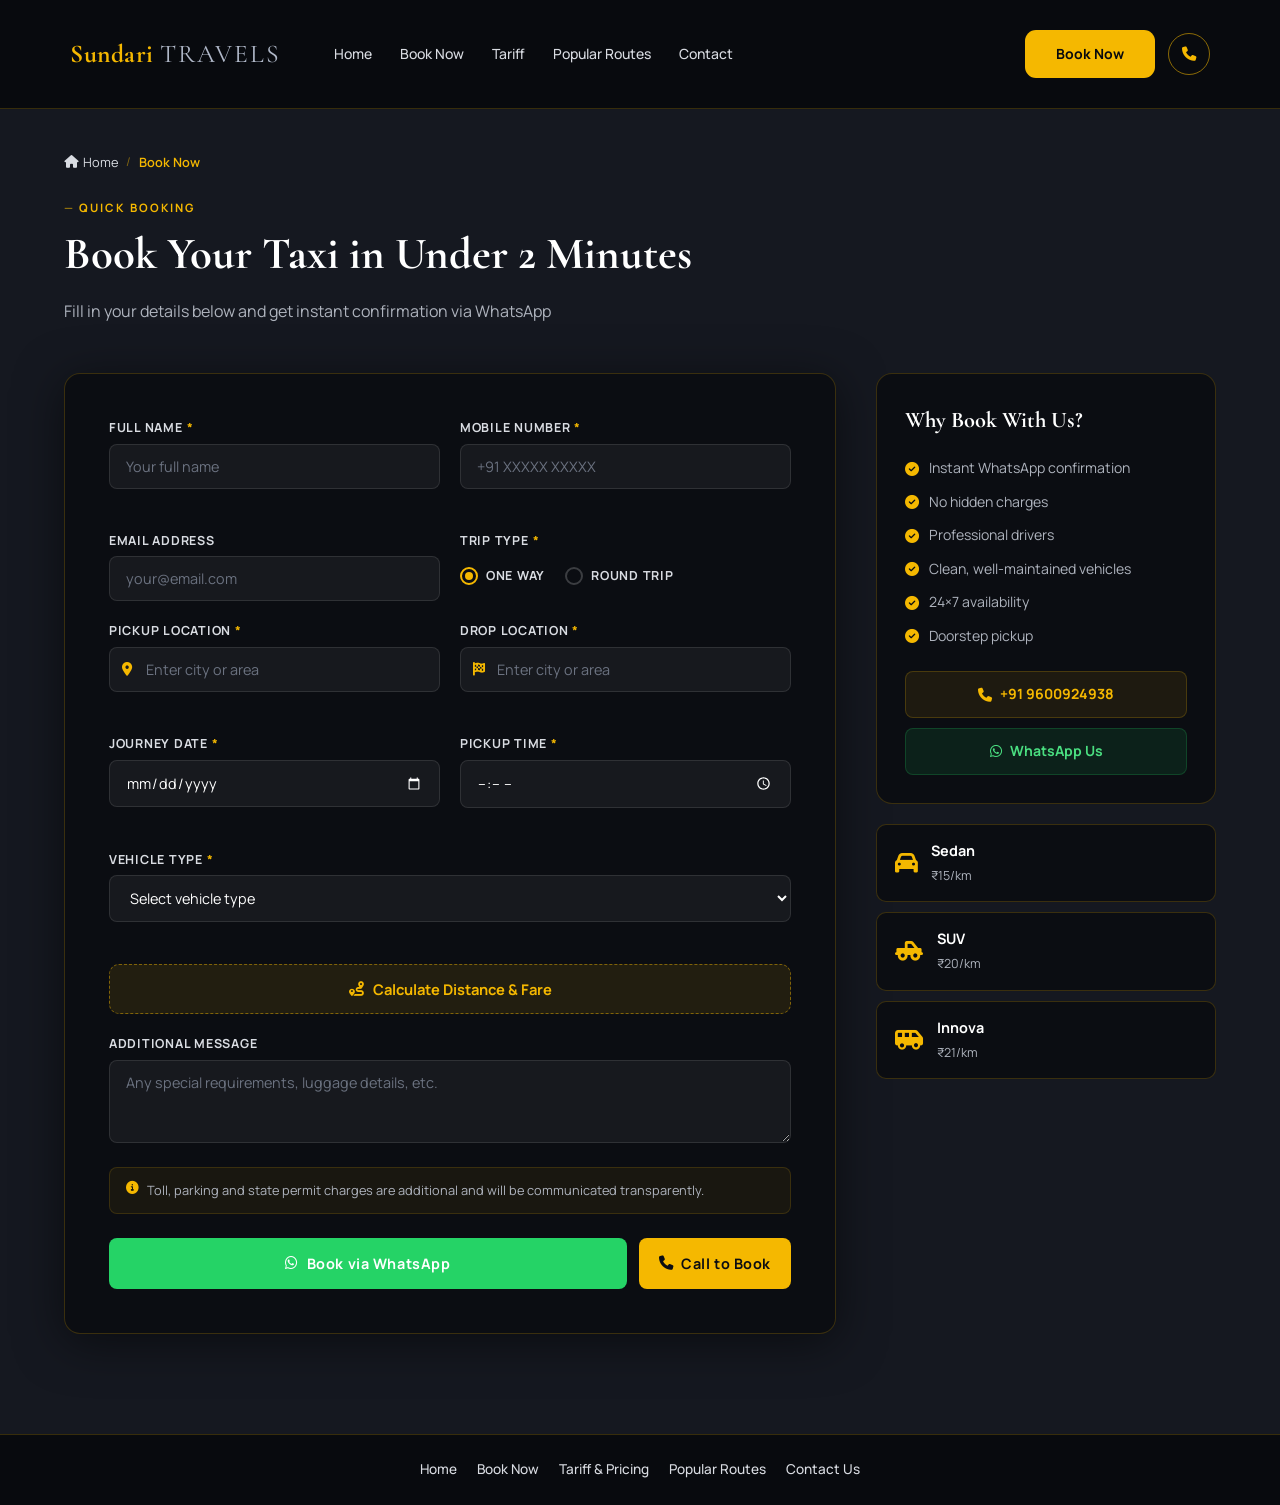
<file: book-now.html>
<!DOCTYPE html>
<html lang="en">
<head>
  <meta charset="UTF-8" />
  <meta name="viewport" content="width=device-width, initial-scale=1.0" />

  <!-- Google Fonts & Font Awesome Icons -->
  <link rel="preconnect" href="https://fonts.googleapis.com" />
  <link rel="preconnect" href="https://fonts.gstatic.com" crossorigin />
  <link href="https://fonts.googleapis.com/css2?family=Cormorant+Garamond:ital,wght@0,600;0,700;1,600;1,700&family=Manrope:wght@400;500;600;700;800&display=swap" rel="stylesheet" />
  <link rel="stylesheet" href="https://cdnjs.cloudflare.com/ajax/libs/font-awesome/6.4.0/css/all.min.css" />

  <!-- Google Sitelink Snippet Tags -->
  <title>Book Chennai Outstation Taxi Online | One Way & Round Trip – Sundari Travels</title>
  <meta name="description" content="Instant 24/7 outstation taxi booking across India. Verified local drivers dispatched for one-way drops and round trips. Instant WhatsApp confirmation." />
  <meta name="robots" content="index, follow" />
  <link rel="canonical" href="https://www.sundaritravels.com/book-now.html" />

  <!-- Styles -->
  <link rel="stylesheet" href="styles.css" />

  <!-- Structured Data Schema for Fast-Track Sitelinks & Breadcrumbs -->
  <script type="application/ld+json">
  {
    "@context": "https://schema.org",
    "@graph": [
      {
        "@type": "BreadcrumbList",
        "itemListElement": [
          {
            "@type": "ListItem",
            "position": 1,
            "name": "Home",
            "item": "https://www.sundaritravels.com/"
          },
          {
            "@type": "ListItem",
            "position": 2,
            "name": "Book Now",
            "item": "https://www.sundaritravels.com/book-now.html"
          }
        ]
      },
      {
        "@type": "TaxiService",
        "name": "Sundari Travels Online Taxi Booking",
        "url": "https://www.sundaritravels.com/book-now.html",
        "serviceType": "Outstation Taxi Booking",
        "provider": {
          "@type": "LocalBusiness",
          "name": "Sundari Travels",
          "telephone": "+919600924938"
        },
        "areaServed": {
          "@type": "Country",
          "name": "India"
        },
        "potentialAction": {
          "@type": "ReserveAction",
          "target": {
            "@type": "EntryPoint",
            "urlTemplate": "https://www.sundaritravels.com/book-now.html",
            "actionPlatform": [
              "http://schema.org/DesktopWebPlatform",
              "http://schema.org/MobileWebPlatform"
            ]
          },
          "result": {
            "@type": "Reservation",
            "name": "Book Taxi Online"
          }
        }
      }
    ]
  }
  </script>
</head>
<body class="subpage-body">

  <!-- Top Navigation Bar -->
  <header class="navbar" id="navbar">
    <div class="nav-container">
      <a href="index.html" class="nav-logo" aria-label="Sundari Travels Home">
        <span class="logo-text-fallback" id="logoText" style="display:inline-flex;">
          <span style="color:var(--gold);font-family:var(--font-heading);font-size:1.6rem;font-weight:700;letter-spacing:0.02em;">Sundari</span>
          <span style="color:#b0b8c8;font-family:var(--font-heading);font-size:1.6rem;font-weight:400;letter-spacing:0.08em;margin-left:6px;">TRAVELS</span>
        </span>
      </a>
      <nav class="nav-links" id="navLinks" aria-label="Main Navigation">
        <a href="index.html" class="nav-link">Home</a>
        <a href="book-now.html" class="nav-link active">Book Now</a>
        <a href="tariff.html" class="nav-link">Tariff</a>
        <a href="popular-routes.html" class="nav-link">Popular Routes</a>
        <a href="contact.html" class="nav-link">Contact</a>
      </nav>
      <div class="nav-actions">
        <a href="book-now.html" class="nav-book-btn">Book Now</a>
        <a href="tel:+919600924938" class="nav-phone-btn" aria-label="Call Sundari Travels"><i class="fas fa-phone"></i></a>
      </div>
      <button class="hamburger" id="hamburger" aria-label="Toggle Menu" aria-expanded="false">
        <span></span><span></span><span></span>
      </button>
    </div>
  </header>

  <!-- Mobile Nav -->
  <div class="mobile-nav" id="mobileNav" aria-hidden="true">
    <div class="mobile-nav-inner">
      <a href="index.html" class="mobile-nav-link">Home</a>
      <a href="book-now.html" class="mobile-nav-link active">Book Now</a>
      <a href="tariff.html" class="mobile-nav-link">Tariff</a>
      <a href="popular-routes.html" class="mobile-nav-link">Popular Routes</a>
      <a href="contact.html" class="mobile-nav-link">Contact</a>
      <div class="mobile-nav-actions">
        <a href="tel:+919600924938" class="mobile-action-btn call-btn"><i class="fas fa-phone"></i> Call Now</a>
        <a href="https://wa.me/919600924938" target="_blank" rel="noopener" class="mobile-action-btn whatsapp-btn"><i class="fab fa-whatsapp"></i> WhatsApp</a>
      </div>
      <a href="book-now.html" class="mobile-book-btn">Book Your Ride</a>
    </div>
  </div>

  <!-- ===== BOOKING SECTION ===== -->
  <section class="booking-section" id="booking" style="padding-top: 40px;">
    <div class="container">
      <nav class="breadcrumb-nav" aria-label="Breadcrumb" style="margin-bottom: 20px;">
        <ul class="breadcrumb-list">
          <li><a href="index.html"><i class="fas fa-home"></i> Home</a></li>
          <li class="sep">/</li>
          <li class="current">Book Now</li>
        </ul>
      </nav>
      <div class="section-label">Quick Booking</div>
      <h1 class="section-title">Book Your Taxi in Under 2 Minutes</h1>
      <p class="section-subtitle">Fill in your details below and get instant confirmation via WhatsApp</p>
      <div class="booking-wrapper">
        <div class="booking-form-card">
          <form id="bookingForm" novalidate>
            <div class="form-grid">
              <div class="form-group">
                <label for="custName">Full Name <span class="req">*</span></label>
                <input type="text" id="custName" name="custName" placeholder="Your full name" required />
                <span class="form-error" id="custNameErr"></span>
              </div>
              <div class="form-group">
                <label for="custPhone">Mobile Number <span class="req">*</span></label>
                <input type="tel" id="custPhone" name="custPhone" placeholder="+91 XXXXX XXXXX" required />
                <span class="form-error" id="custPhoneErr"></span>
              </div>
              <div class="form-group">
                <label for="custEmail">Email Address</label>
                <input type="email" id="custEmail" name="custEmail" placeholder="your@email.com" />
              </div>
              <div class="form-group">
                <label>Trip Type <span class="req">*</span></label>
                <div class="trip-type-group">
                  <label class="radio-label">
                    <input type="radio" name="tripType" value="One Way" checked />
                    <span class="radio-custom"></span> One Way
                  </label>
                  <label class="radio-label">
                    <input type="radio" name="tripType" value="Round Trip" />
                    <span class="radio-custom"></span> Round Trip
                  </label>
                </div>
              </div>
              <div class="form-group">
                <label for="pickupLoc">Pickup Location <span class="req">*</span></label>
                <div class="autocomplete-wrap">
                  <i class="fas fa-map-marker-alt ac-icon"></i>
                  <input type="text" id="pickupLoc" name="pickupLoc" placeholder="Enter city or area" required autocomplete="off" />
                  <ul class="autocomplete-list" id="pickupList"></ul>
                </div>
                <span class="form-error" id="pickupLocErr"></span>
              </div>
              <div class="form-group">
                <label for="dropLoc">Drop Location <span class="req">*</span></label>
                <div class="autocomplete-wrap">
                  <i class="fas fa-flag-checkered ac-icon"></i>
                  <input type="text" id="dropLoc" name="dropLoc" placeholder="Enter city or area" required autocomplete="off" />
                  <ul class="autocomplete-list" id="dropList"></ul>
                </div>
                <span class="form-error" id="dropLocErr"></span>
              </div>
              <div class="form-group">
                <label for="journeyDate">Journey Date <span class="req">*</span></label>
                <input type="date" id="journeyDate" name="journeyDate" required />
                <span class="form-error" id="journeyDateErr"></span>
              </div>
              <div class="form-group">
                <label for="pickupTime">Pickup Time <span class="req">*</span></label>
                <input type="time" id="pickupTime" name="pickupTime" required />
                <span class="form-error" id="pickupTimeErr"></span>
              </div>
              <div class="form-group form-group-full">
                <label for="vehicleType">Vehicle Type <span class="req">*</span></label>
                <select id="vehicleType" name="vehicleType" required>
                  <option value="">Select vehicle type</option>
                  <option value="Sedan">Sedan</option>
                  <option value="SUV">SUV</option>
                  <option value="Innova">Innova</option>
                </select>
                <span class="form-error" id="vehicleTypeErr"></span>
              </div>

              <!-- Fare Calculator inside Booking Form -->
              <div class="form-group form-group-full">
                <button type="button" class="btn-calc-fare" id="bfCalcBtn">
                  <i class="fas fa-route"></i> Calculate Distance &amp; Fare
                </button>
              </div>

              <!-- Fare result card -->
              <div class="form-group form-group-full" id="bfFareCard" style="display:none;">
                <div class="bf-fare-result">
                  <div class="bf-dist-row">
                    <div class="bf-dt">
                      <span class="bf-dt-lbl">Approximate Distance</span>
                      <span class="bf-dt-val" id="bfDistance">--</span>
                    </div>
                  </div>
                  <div class="bf-fare-rows">
                    <div class="bf-fare-row"><span>Rate / km</span><span id="bfRate">₹0</span></div>
                    <div class="bf-fare-row"><span>Base Fare</span><span id="bfBase">₹0</span></div>
                    <div class="bf-fare-row"><span>Driver Bata</span><span id="bfBata">₹0</span></div>
                    <div class="bf-fare-divider"></div>
                    <div class="bf-fare-row bf-fare-total">
                      <span>Estimated Total</span>
                      <span id="bfTotal">₹0</span>
                    </div>
                  </div>
                  <p class="bf-note"><i class="fas fa-info-circle"></i> Toll, parking &amp; permit charges extra.</p>
                  <!-- Map -->
                  <div class="bf-map-wrap">
                    <div id="bfMap" class="bf-map"></div>
                  </div>
                </div>
              </div>
              <div class="form-group form-group-full">
                <label for="addMessage">Additional Message</label>
                <textarea id="addMessage" name="addMessage" rows="3" placeholder="Any special requirements, luggage details, etc."></textarea>
              </div>
            </div>
            <div class="form-notice">
              <i class="fas fa-info-circle"></i>
              Toll, parking and state permit charges are additional and will be communicated transparently.
            </div>
            <div class="form-actions">
              <button type="submit" class="btn btn-wa-book"><i class="fab fa-whatsapp"></i> Book via WhatsApp</button>
              <a href="tel:+919600924938" class="btn btn-call-book"><i class="fas fa-phone"></i> Call to Book</a>
            </div>
          </form>
        </div>
        <div class="booking-info">
          <div class="booking-info-card">
            <h3>Why Book With Us?</h3>
            <ul class="booking-why">
              <li><i class="fas fa-check-circle"></i> Instant WhatsApp confirmation</li>
              <li><i class="fas fa-check-circle"></i> No hidden charges</li>
              <li><i class="fas fa-check-circle"></i> Professional drivers</li>
              <li><i class="fas fa-check-circle"></i> Clean, well-maintained vehicles</li>
              <li><i class="fas fa-check-circle"></i> 24×7 availability</li>
              <li><i class="fas fa-check-circle"></i> Doorstep pickup</li>
            </ul>
            <div class="booking-contact-quick">
              <a href="tel:+919600924938" class="quick-contact-btn"><i class="fas fa-phone"></i> +91 9600924938</a>
              <a href="https://wa.me/919600924938" target="_blank" rel="noopener" class="quick-contact-btn whatsapp"><i class="fab fa-whatsapp"></i> WhatsApp Us</a>
            </div>
          </div>
          <div class="vehicle-cards-mini">
            <div class="vehicle-mini-card">
              <i class="fas fa-car"></i>
              <div>
                <strong>Sedan</strong>
                <span>₹15/km</span>
              </div>
            </div>
            <div class="vehicle-mini-card">
              <i class="fas fa-truck-pickup"></i>
              <div>
                <strong>SUV</strong>
                <span>₹20/km</span>
              </div>
            </div>
            <div class="vehicle-mini-card">
              <i class="fas fa-shuttle-van"></i>
              <div>
                <strong>Innova</strong>
                <span>₹21/km</span>
              </div>
            </div>
          </div>
        </div>
      </div>
    </div>
  </section>

  <!-- Footer Navigation -->
  <footer>
    <div class="footer-links">
      <a href="index.html">Home</a>
      <a href="book-now.html">Book Now</a>
      <a href="tariff.html">Tariff &amp; Pricing</a>
      <a href="popular-routes.html">Popular Routes</a>
      <a href="contact.html">Contact Us</a>
    </div>
  </footer>

  <!-- Application Logic -->
  <script src="main.js"></script>
</body>
</html>
</file>
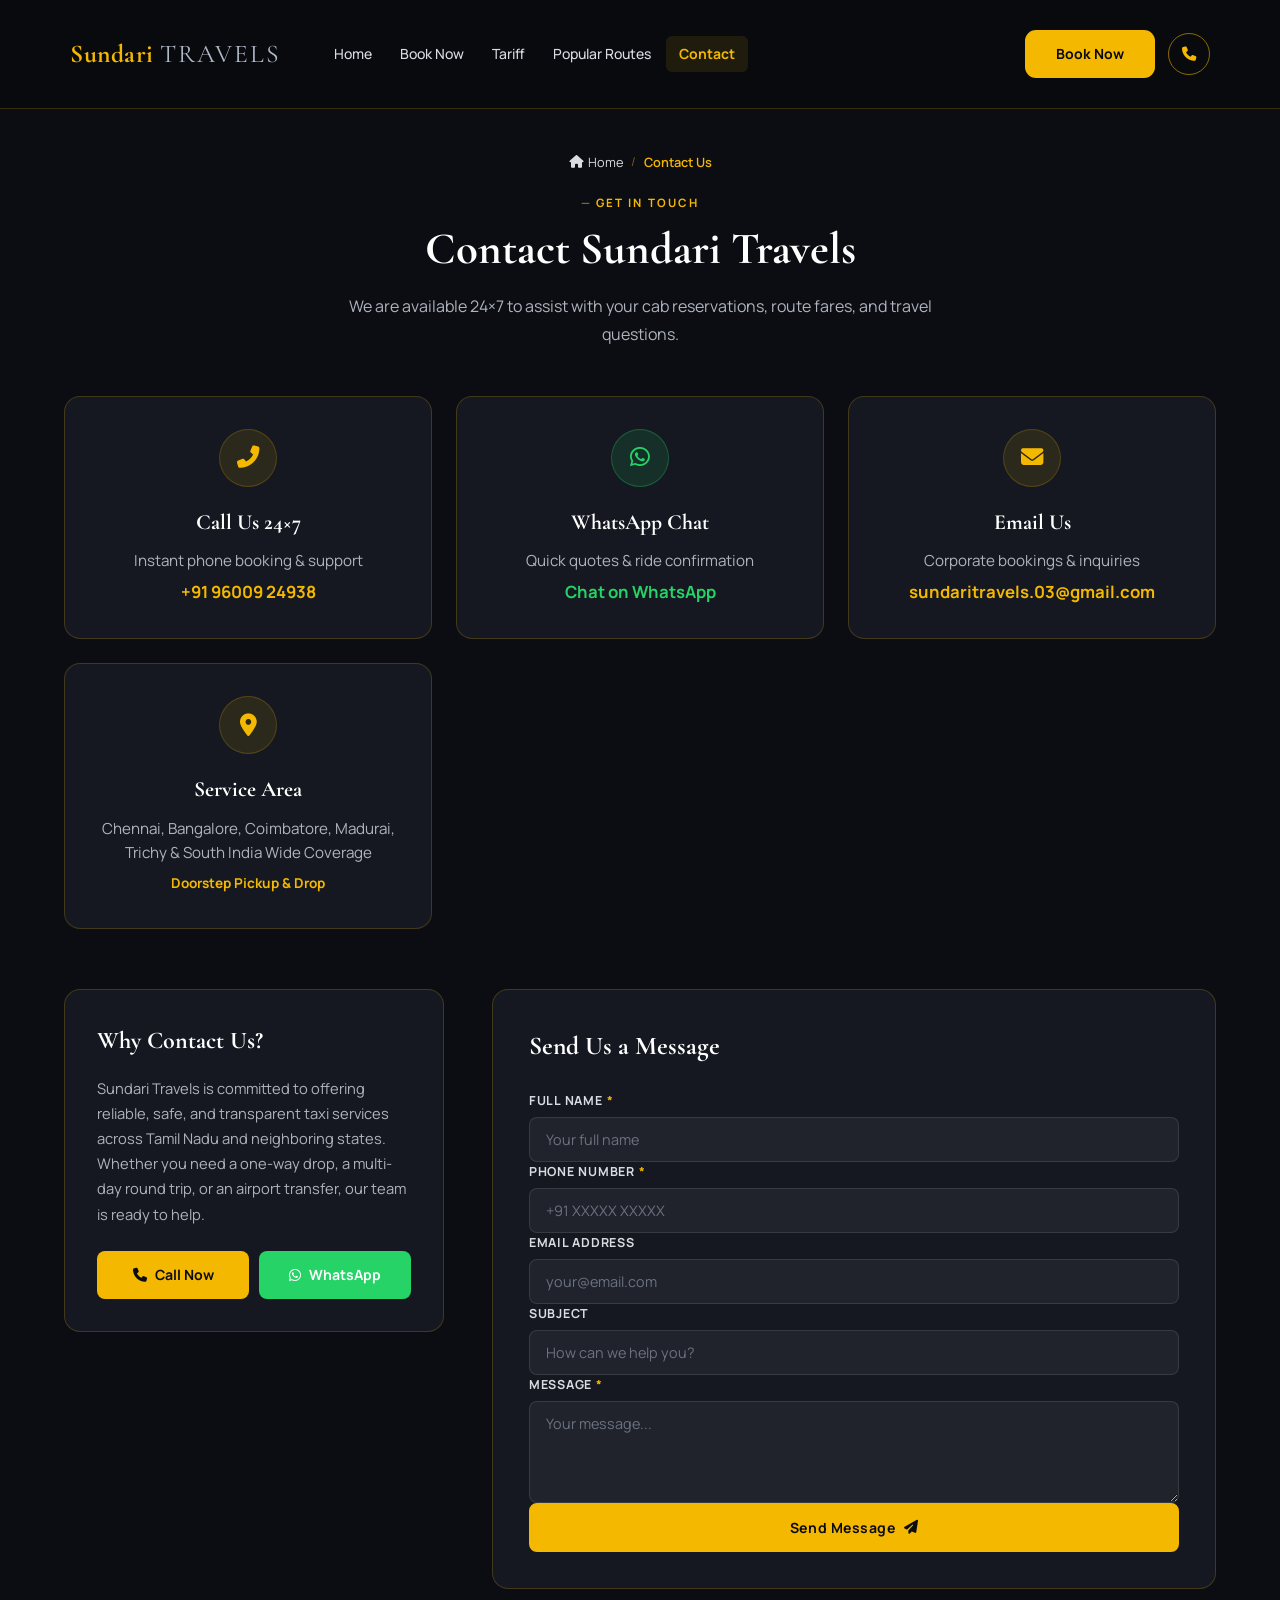
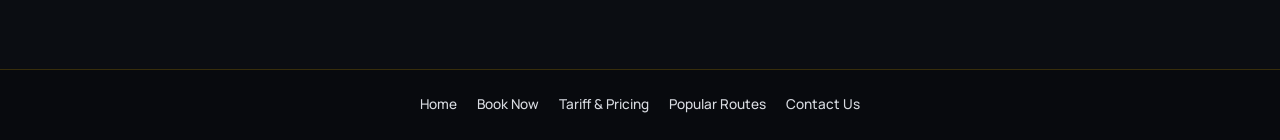
<file: contact.html>
<!DOCTYPE html>
<html lang="en">
<head>
  <meta charset="UTF-8" />
  <meta name="viewport" content="width=device-width, initial-scale=1.0" />

  <!-- Google Fonts & Font Awesome Icons -->
  <link rel="preconnect" href="https://fonts.googleapis.com" />
  <link rel="preconnect" href="https://fonts.gstatic.com" crossorigin />
  <link href="https://fonts.googleapis.com/css2?family=Cormorant+Garamond:ital,wght@0,600;0,700;1,600;1,700&family=Manrope:wght@400;500;600;700;800&display=swap" rel="stylesheet" />
  <link rel="stylesheet" href="https://cdnjs.cloudflare.com/ajax/libs/font-awesome/6.4.0/css/all.min.css" />

  <!-- Google Sitelink Snippet Tags -->
  <title>Contact Sundari Travels | 24x7 Chennai Outstation Taxi Booking Number</title>
  <meta name="description" content="Call +91 96009 24938 for 24/7 outstation taxi reservations and customer support in Chennai and across Tamil Nadu." />
  <meta name="robots" content="index, follow" />
  <link rel="canonical" href="https://www.sundaritravels.com/contact.html" />

  <!-- Open Graph -->
  <meta property="og:type" content="website" />
  <meta property="og:site_name" content="Sundari Travels" />
  <meta property="og:title" content="Contact Us – Sundari Travels" />
  <meta property="og:description" content="Get in touch with Sundari Travels for quick taxi bookings and 24/7 outstation customer support." />
  <meta property="og:url" content="https://www.sundaritravels.com/contact.html" />
  <meta property="og:image" content="https://www.sundaritravels.com/images/sundari-travels-og.jpg" />

  <!-- Twitter / X -->
  <meta name="twitter:card" content="summary_large_image" />
  <meta name="twitter:title" content="Contact Us – Sundari Travels" />
  <meta name="twitter:description" content="24/7 outstation taxi support across South India. Call +91 9600924938." />
  <meta name="twitter:image" content="https://www.sundaritravels.com/images/sundari-travels-og.jpg" />

  <!-- Styles -->
  <link rel="stylesheet" href="styles.css" />

  <!-- Structured Data Schema for Contact Page & Breadcrumbs -->
  <script type="application/ld+json">
  {
    "@context": "https://schema.org",
    "@graph": [
      {
        "@type": "BreadcrumbList",
        "itemListElement": [
          {
            "@type": "ListItem",
            "position": 1,
            "name": "Home",
            "item": "https://www.sundaritravels.com/"
          },
          {
            "@type": "ListItem",
            "position": 2,
            "name": "Contact Us",
            "item": "https://www.sundaritravels.com/contact.html"
          }
        ]
      },
      {
        "@type": "ContactPage",
        "@id": "https://www.sundaritravels.com/contact.html#webpage",
        "url": "https://www.sundaritravels.com/contact.html",
        "name": "Contact Sundari Travels",
        "description": "24/7 customer support, cab booking helpline, and inquiry desk for Sundari Travels.",
        "mainEntity": {
          "@type": "TaxiService",
          "name": "Sundari Travels",
          "telephone": "+919600924938",
          "email": "sundaritravels.03@gmail.com",
          "url": "https://www.sundaritravels.com/",
          "image": "https://www.sundaritravels.com/images/sundari-travels-og.jpg",
          "address": {
            "@type": "PostalAddress",
            "addressLocality": "Chennai",
            "addressRegion": "Tamil Nadu",
            "addressCountry": "IN"
          },
          "areaServed": "South India",
          "openingHours": "Mo-Su 00:00-24:00",
          "contactPoint": {
            "@type": "ContactPoint",
            "telephone": "+919600924938",
            "contactType": "customer service",
            "areaServed": "IN",
            "availableLanguage": ["en", "ta"]
          }
        }
      }
    ]
  }
  </script>
</head>
<body class="subpage-body">

  <!-- Top Navigation Bar -->
  <header class="navbar" id="navbar">
    <div class="nav-container">
      <a href="index.html" class="nav-logo" aria-label="Sundari Travels Home">
        <span class="logo-text-fallback" id="logoText" style="display:inline-flex;">
          <span style="color:var(--gold);font-family:var(--font-heading);font-size:1.6rem;font-weight:700;letter-spacing:0.02em;">Sundari</span>
          <span style="color:#b0b8c8;font-family:var(--font-heading);font-size:1.6rem;font-weight:400;letter-spacing:0.08em;margin-left:6px;">TRAVELS</span>
        </span>
      </a>
      <nav class="nav-links" id="navLinks" aria-label="Main Navigation">
        <a href="index.html" class="nav-link">Home</a>
        <a href="book-now.html" class="nav-link">Book Now</a>
        <a href="tariff.html" class="nav-link">Tariff</a>
        <a href="popular-routes.html" class="nav-link">Popular Routes</a>
        <a href="contact.html" class="nav-link active">Contact</a>
      </nav>
      <div class="nav-actions">
        <a href="book-now.html" class="nav-book-btn">Book Now</a>
        <a href="tel:+919600924938" class="nav-phone-btn" aria-label="Call Sundari Travels"><i class="fas fa-phone"></i></a>
      </div>
      <button class="hamburger" id="hamburger" aria-label="Toggle Menu" aria-expanded="false">
        <span></span><span></span><span></span>
      </button>
    </div>
  </header>

  <!-- Mobile Nav -->
  <div class="mobile-nav" id="mobileNav" aria-hidden="true">
    <div class="mobile-nav-inner">
      <a href="index.html" class="mobile-nav-link">Home</a>
      <a href="book-now.html" class="mobile-nav-link">Book Now</a>
      <a href="tariff.html" class="mobile-nav-link">Tariff</a>
      <a href="popular-routes.html" class="mobile-nav-link">Popular Routes</a>
      <a href="contact.html" class="mobile-nav-link active">Contact</a>
      <div class="mobile-nav-actions">
        <a href="tel:+919600924938" class="mobile-action-btn call-btn"><i class="fas fa-phone"></i> Call Now</a>
        <a href="https://wa.me/919600924938" target="_blank" rel="noopener" class="mobile-action-btn whatsapp-btn"><i class="fab fa-whatsapp"></i> WhatsApp</a>
      </div>
      <a href="book-now.html" class="mobile-book-btn">Book Your Ride</a>
    </div>
  </div>

  <!-- Contact Hero Section -->
  <main class="contact-page" style="padding-top: 40px;">
    <div class="container">
      <nav class="breadcrumb-nav" aria-label="Breadcrumb" style="text-align: center; margin-bottom: 20px;">
        <ul class="breadcrumb-list">
          <li><a href="index.html"><i class="fas fa-home"></i> Home</a></li>
          <li class="sep">/</li>
          <li class="current">Contact Us</li>
        </ul>
      </nav>

      <div class="section-label center">Get in Touch</div>
      <h1 class="section-title center">Contact Sundari Travels</h1>
      <p class="section-subtitle center">We are available 24×7 to assist with your cab reservations, route fares, and travel questions.</p>

      <!-- Contact Details 4-Card Grid -->
      <section class="contact-details-container" aria-label="Contact Information">
        <div class="contact-card">
          <div class="contact-card-icon"><i class="fas fa-phone-alt"></i></div>
          <h3>Call Us 24×7</h3>
          <p>Instant phone booking &amp; support</p>
          <a href="tel:+919600924938">+91 96009 24938</a>
        </div>

        <div class="contact-card">
          <div class="contact-card-icon" style="background: rgba(37,211,102,0.12); color:#25D366; border-color: rgba(37,211,102,0.3);"><i class="fab fa-whatsapp"></i></div>
          <h3>WhatsApp Chat</h3>
          <p>Quick quotes &amp; ride confirmation</p>
          <a href="https://wa.me/919600924938" target="_blank" rel="noopener" style="color: #25D366;">Chat on WhatsApp</a>
        </div>

        <div class="contact-card">
          <div class="contact-card-icon"><i class="fas fa-envelope"></i></div>
          <h3>Email Us</h3>
          <p>Corporate bookings &amp; inquiries</p>
          <a href="mailto:sundaritravels.03@gmail.com">sundaritravels.03@gmail.com</a>
        </div>

        <div class="contact-card">
          <div class="contact-card-icon"><i class="fas fa-map-marker-alt"></i></div>
          <h3>Service Area</h3>
          <p>Chennai, Bangalore, Coimbatore, Madurai, Trichy &amp; South India Wide Coverage</p>
          <span style="display:inline-block; margin-top:8px; color:var(--gold); font-size:0.85rem; font-weight:700;">Doorstep Pickup &amp; Drop</span>
        </div>
      </section>

      <!-- Contact Form & Direct CTA -->
      <div style="margin-top: 60px;">
        <div class="contact-grid">
          <div class="contact-info-col">
            <div class="contact-info-card">
              <h3 style="font-family: var(--font-heading); font-size: 1.5rem; color: var(--white); margin-bottom: 16px;">Why Contact Us?</h3>
              <p style="color: var(--text-muted); font-size: 0.92rem; line-height: 1.7; margin-bottom: 24px;">
                Sundari Travels is committed to offering reliable, safe, and transparent taxi services across Tamil Nadu and neighboring states. Whether you need a one-way drop, a multi-day round trip, or an airport transfer, our team is ready to help.
              </p>
              <div class="contact-cta-quick">
                <a href="tel:+919600924938" class="contact-cta-btn call"><i class="fas fa-phone"></i> Call Now</a>
                <a href="https://wa.me/919600924938" target="_blank" rel="noopener" class="contact-cta-btn wa"><i class="fab fa-whatsapp"></i> WhatsApp</a>
              </div>
            </div>
          </div>
          <div class="contact-form-col">
            <div class="contact-form-card">
              <h3>Send Us a Message</h3>
              <form id="contactForm" novalidate>
                <div class="form-group">
                  <label for="cName">Full Name <span class="req">*</span></label>
                  <input type="text" id="cName" placeholder="Your full name" required />
                </div>
                <div class="form-group">
                  <label for="cPhone">Phone Number <span class="req">*</span></label>
                  <input type="tel" id="cPhone" placeholder="+91 XXXXX XXXXX" required />
                </div>
                <div class="form-group">
                  <label for="cEmail">Email Address</label>
                  <input type="email" id="cEmail" placeholder="your@email.com" />
                </div>
                <div class="form-group">
                  <label for="cSubject">Subject</label>
                  <input type="text" id="cSubject" placeholder="How can we help you?" />
                </div>
                <div class="form-group">
                  <label for="cMessage">Message <span class="req">*</span></label>
                  <textarea id="cMessage" rows="4" placeholder="Your message..." required></textarea>
                </div>
                <button type="submit" class="btn btn-primary w-full">Send Message <i class="fas fa-paper-plane"></i></button>
              </form>
            </div>
          </div>
        </div>
      </div>
    </div>
  </main>

  <!-- Footer Navigation -->
  <footer>
    <div class="footer-links">
      <a href="index.html">Home</a>
      <a href="book-now.html">Book Now</a>
      <a href="tariff.html">Tariff &amp; Pricing</a>
      <a href="popular-routes.html">Popular Routes</a>
      <a href="contact.html">Contact Us</a>
    </div>
  </footer>

  <!-- Application Logic -->
  <script src="main.js"></script>
</body>
</html>
</file>
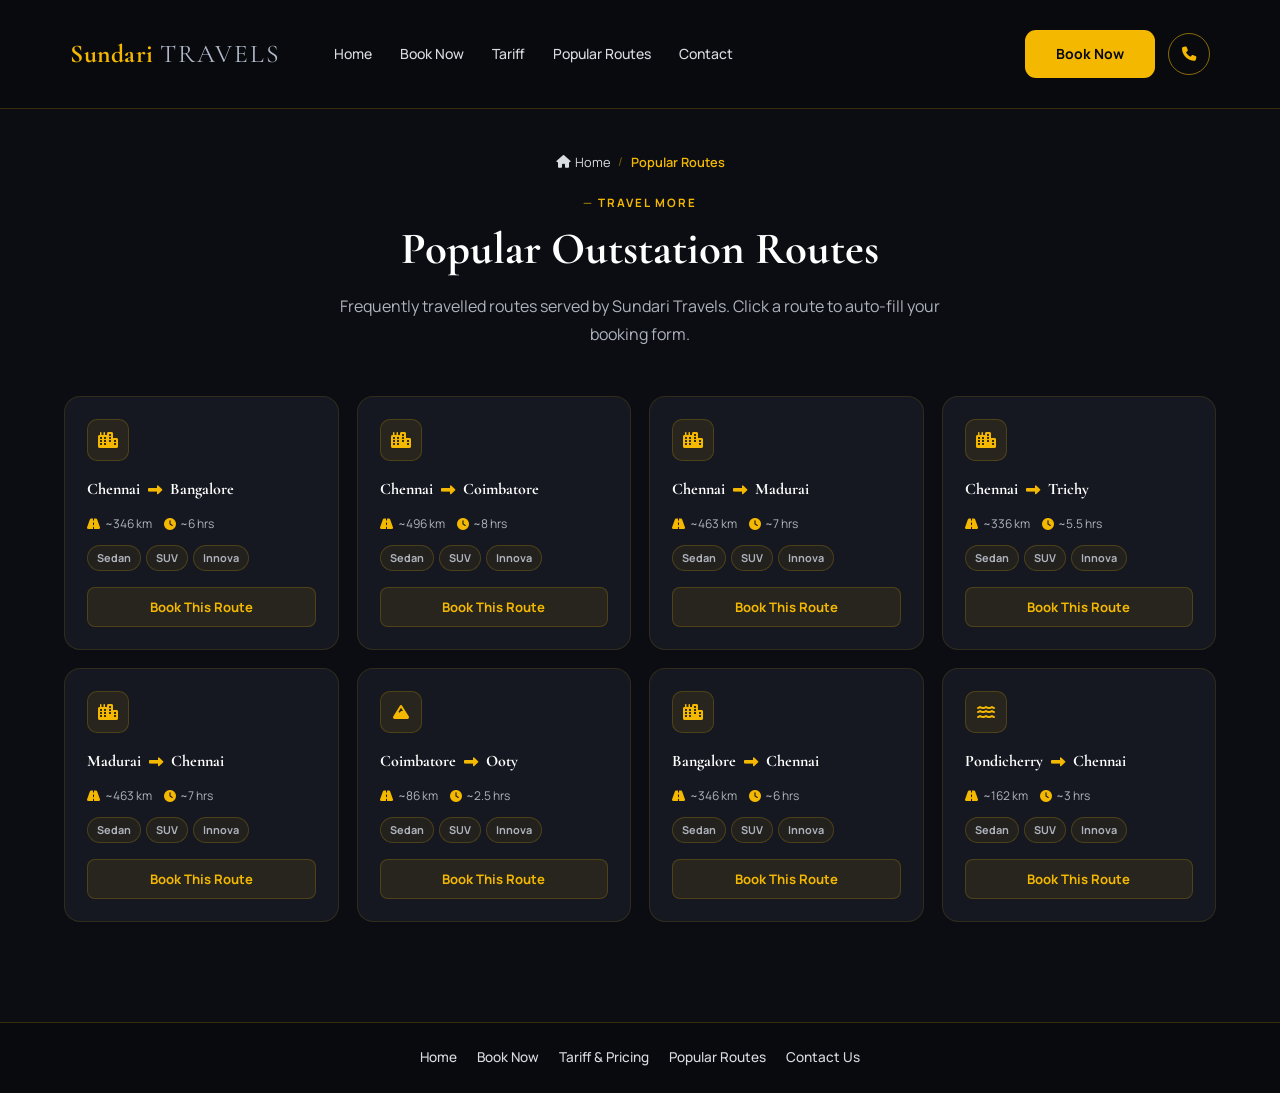
<file: popular-routes.html>
<!DOCTYPE html>
<html lang="en">
<head>
  <meta charset="UTF-8" />
  <meta name="viewport" content="width=device-width, initial-scale=1.0" />

  <!-- Google Fonts & Font Awesome Icons -->
  <link rel="preconnect" href="https://fonts.googleapis.com" />
  <link rel="preconnect" href="https://fonts.gstatic.com" crossorigin />
  <link href="https://fonts.googleapis.com/css2?family=Cormorant+Garamond:ital,wght@0,600;0,700;1,600;1,700&family=Manrope:wght@400;500;600;700;800&display=swap" rel="stylesheet" />
  <link rel="stylesheet" href="https://cdnjs.cloudflare.com/ajax/libs/font-awesome/6.4.0/css/all.min.css" />

  <!-- Google Sitelink Snippet Tags -->
  <title>Popular Outstation Routes from Chennai | One Way Drop Taxi – Sundari Travels</title>
  <meta name="description" content="Affordable drop taxi routes from Chennai to Pondicherry, Bangalore, Tirupati, Vellore, and Coimbatore. Book your intercity cab today." />
  <meta name="robots" content="index, follow" />
  <link rel="canonical" href="https://www.sundaritravels.com/popular-routes.html" />

  <!-- Styles -->
  <link rel="stylesheet" href="styles.css" />

  <!-- Structured Data Schema for Popular Routes Sitelink & Breadcrumbs -->
  <script type="application/ld+json">
  {
    "@context": "https://schema.org",
    "@graph": [
      {
        "@type": "BreadcrumbList",
        "itemListElement": [
          {
            "@type": "ListItem",
            "position": 1,
            "name": "Home",
            "item": "https://www.sundaritravels.com/"
          },
          {
            "@type": "ListItem",
            "position": 2,
            "name": "Popular Routes",
            "item": "https://www.sundaritravels.com/popular-routes.html"
          }
        ]
      },
      {
        "@type": "ItemList",
        "name": "Popular Outstation Taxi Routes",
        "description": "Frequently travelled outstation taxi routes served by Sundari Travels.",
        "itemListElement": [
          {
            "@type": "ListItem",
            "position": 1,
            "name": "Chennai to Bangalore Taxi (346 km)",
            "url": "https://www.sundaritravels.com/book-now.html?from=Chennai&to=Bangalore"
          },
          {
            "@type": "ListItem",
            "position": 2,
            "name": "Chennai to Coimbatore Taxi (496 km)",
            "url": "https://www.sundaritravels.com/book-now.html?from=Chennai&to=Coimbatore"
          },
          {
            "@type": "ListItem",
            "position": 3,
            "name": "Chennai to Madurai Taxi (463 km)",
            "url": "https://www.sundaritravels.com/book-now.html?from=Chennai&to=Madurai"
          },
          {
            "@type": "ListItem",
            "position": 4,
            "name": "Bangalore to Chennai Taxi (346 km)",
            "url": "https://www.sundaritravels.com/book-now.html?from=Bangalore&to=Chennai"
          }
        ]
      }
    ]
  }
  </script>
</head>
<body class="subpage-body">

  <!-- Top Navigation Bar -->
  <header class="navbar" id="navbar">
    <div class="nav-container">
      <a href="index.html" class="nav-logo" aria-label="Sundari Travels Home">
        <span class="logo-text-fallback" id="logoText" style="display:inline-flex;">
          <span style="color:var(--gold);font-family:var(--font-heading);font-size:1.6rem;font-weight:700;letter-spacing:0.02em;">Sundari</span>
          <span style="color:#b0b8c8;font-family:var(--font-heading);font-size:1.6rem;font-weight:400;letter-spacing:0.08em;margin-left:6px;">TRAVELS</span>
        </span>
      </a>
      <nav class="nav-links" id="navLinks" aria-label="Main Navigation">
        <a href="index.html" class="nav-link">Home</a>
        <a href="book-now.html" class="nav-link">Book Now</a>
        <a href="tariff.html" class="nav-link">Tariff</a>
        <a href="popular-routes.html" class="nav-link active">Popular Routes</a>
        <a href="contact.html" class="nav-link">Contact</a>
      </nav>
      <div class="nav-actions">
        <a href="book-now.html" class="nav-book-btn">Book Now</a>
        <a href="tel:+919600924938" class="nav-phone-btn" aria-label="Call Sundari Travels"><i class="fas fa-phone"></i></a>
      </div>
      <button class="hamburger" id="hamburger" aria-label="Toggle Menu" aria-expanded="false">
        <span></span><span></span><span></span>
      </button>
    </div>
  </header>

  <!-- Mobile Nav -->
  <div class="mobile-nav" id="mobileNav" aria-hidden="true">
    <div class="mobile-nav-inner">
      <a href="index.html" class="mobile-nav-link">Home</a>
      <a href="book-now.html" class="mobile-nav-link">Book Now</a>
      <a href="tariff.html" class="mobile-nav-link">Tariff</a>
      <a href="popular-routes.html" class="mobile-nav-link active">Popular Routes</a>
      <a href="contact.html" class="mobile-nav-link">Contact</a>
      <div class="mobile-nav-actions">
        <a href="tel:+919600924938" class="mobile-action-btn call-btn"><i class="fas fa-phone"></i> Call Now</a>
        <a href="https://wa.me/919600924938" target="_blank" rel="noopener" class="mobile-action-btn whatsapp-btn"><i class="fab fa-whatsapp"></i> WhatsApp</a>
      </div>
      <a href="book-now.html" class="mobile-book-btn">Book Your Ride</a>
    </div>
  </div>

  <!-- ===== POPULAR ROUTES ===== -->
  <section class="routes-section" id="routes" style="padding-top: 40px;">
    <div class="container">
      <nav class="breadcrumb-nav" aria-label="Breadcrumb" style="text-align: center; margin-bottom: 20px;">
        <ul class="breadcrumb-list">
          <li><a href="index.html"><i class="fas fa-home"></i> Home</a></li>
          <li class="sep">/</li>
          <li class="current">Popular Routes</li>
        </ul>
      </nav>
      <div class="section-label center">Travel More</div>
      <h1 class="section-title center">Popular Outstation Routes</h1>
      <p class="section-subtitle center">Frequently travelled routes served by Sundari Travels. Click a route to auto-fill your booking form.</p>
      <div class="routes-grid">

        <div class="route-card fade-up" data-from="Chennai" data-to="Bangalore">
          <div class="route-card-inner">
            <div class="route-icon"><i class="fas fa-city"></i></div>
            <div class="route-journey">
              <span class="route-from">Chennai</span>
              <div class="route-line"><i class="fas fa-long-arrow-alt-right"></i></div>
              <span class="route-to">Bangalore</span>
            </div>
            <div class="route-meta">
              <span><i class="fas fa-road"></i> ~346 km</span>
              <span><i class="fas fa-clock"></i> ~6 hrs</span>
            </div>
            <div class="route-vehicles">
              <span class="rv">Sedan</span><span class="rv">SUV</span><span class="rv">Innova</span>
            </div>
            <button class="route-book-btn" onclick="fillRoute('Chennai','Bangalore')">Book This Route</button>
          </div>
        </div>

        <div class="route-card fade-up delay-1" data-from="Chennai" data-to="Coimbatore">
          <div class="route-card-inner">
            <div class="route-icon"><i class="fas fa-city"></i></div>
            <div class="route-journey">
              <span class="route-from">Chennai</span>
              <div class="route-line"><i class="fas fa-long-arrow-alt-right"></i></div>
              <span class="route-to">Coimbatore</span>
            </div>
            <div class="route-meta">
              <span><i class="fas fa-road"></i> ~496 km</span>
              <span><i class="fas fa-clock"></i> ~8 hrs</span>
            </div>
            <div class="route-vehicles">
              <span class="rv">Sedan</span><span class="rv">SUV</span><span class="rv">Innova</span>
            </div>
            <button class="route-book-btn" onclick="fillRoute('Chennai','Coimbatore')">Book This Route</button>
          </div>
        </div>

        <div class="route-card fade-up delay-2" data-from="Chennai" data-to="Madurai">
          <div class="route-card-inner">
            <div class="route-icon"><i class="fas fa-city"></i></div>
            <div class="route-journey">
              <span class="route-from">Chennai</span>
              <div class="route-line"><i class="fas fa-long-arrow-alt-right"></i></div>
              <span class="route-to">Madurai</span>
            </div>
            <div class="route-meta">
              <span><i class="fas fa-road"></i> ~463 km</span>
              <span><i class="fas fa-clock"></i> ~7 hrs</span>
            </div>
            <div class="route-vehicles">
              <span class="rv">Sedan</span><span class="rv">SUV</span><span class="rv">Innova</span>
            </div>
            <button class="route-book-btn" onclick="fillRoute('Chennai','Madurai')">Book This Route</button>
          </div>
        </div>

        <div class="route-card fade-up" data-from="Chennai" data-to="Trichy">
          <div class="route-card-inner">
            <div class="route-icon"><i class="fas fa-city"></i></div>
            <div class="route-journey">
              <span class="route-from">Chennai</span>
              <div class="route-line"><i class="fas fa-long-arrow-alt-right"></i></div>
              <span class="route-to">Trichy</span>
            </div>
            <div class="route-meta">
              <span><i class="fas fa-road"></i> ~336 km</span>
              <span><i class="fas fa-clock"></i> ~5.5 hrs</span>
            </div>
            <div class="route-vehicles">
              <span class="rv">Sedan</span><span class="rv">SUV</span><span class="rv">Innova</span>
            </div>
            <button class="route-book-btn" onclick="fillRoute('Chennai','Trichy')">Book This Route</button>
          </div>
        </div>

        <div class="route-card fade-up delay-1" data-from="Madurai" data-to="Chennai">
          <div class="route-card-inner">
            <div class="route-icon"><i class="fas fa-city"></i></div>
            <div class="route-journey">
              <span class="route-from">Madurai</span>
              <div class="route-line"><i class="fas fa-long-arrow-alt-right"></i></div>
              <span class="route-to">Chennai</span>
            </div>
            <div class="route-meta">
              <span><i class="fas fa-road"></i> ~463 km</span>
              <span><i class="fas fa-clock"></i> ~7 hrs</span>
            </div>
            <div class="route-vehicles">
              <span class="rv">Sedan</span><span class="rv">SUV</span><span class="rv">Innova</span>
            </div>
            <button class="route-book-btn" onclick="fillRoute('Madurai','Chennai')">Book This Route</button>
          </div>
        </div>

        <div class="route-card fade-up delay-2" data-from="Coimbatore" data-to="Ooty">
          <div class="route-card-inner">
            <div class="route-icon"><i class="fas fa-mountain"></i></div>
            <div class="route-journey">
              <span class="route-from">Coimbatore</span>
              <div class="route-line"><i class="fas fa-long-arrow-alt-right"></i></div>
              <span class="route-to">Ooty</span>
            </div>
            <div class="route-meta">
              <span><i class="fas fa-road"></i> ~86 km</span>
              <span><i class="fas fa-clock"></i> ~2.5 hrs</span>
            </div>
            <div class="route-vehicles">
              <span class="rv">Sedan</span><span class="rv">SUV</span><span class="rv">Innova</span>
            </div>
            <button class="route-book-btn" onclick="fillRoute('Coimbatore','Ooty')">Book This Route</button>
          </div>
        </div>

        <div class="route-card fade-up" data-from="Bangalore" data-to="Chennai">
          <div class="route-card-inner">
            <div class="route-icon"><i class="fas fa-city"></i></div>
            <div class="route-journey">
              <span class="route-from">Bangalore</span>
              <div class="route-line"><i class="fas fa-long-arrow-alt-right"></i></div>
              <span class="route-to">Chennai</span>
            </div>
            <div class="route-meta">
              <span><i class="fas fa-road"></i> ~346 km</span>
              <span><i class="fas fa-clock"></i> ~6 hrs</span>
            </div>
            <div class="route-vehicles">
              <span class="rv">Sedan</span><span class="rv">SUV</span><span class="rv">Innova</span>
            </div>
            <button class="route-book-btn" onclick="fillRoute('Bangalore','Chennai')">Book This Route</button>
          </div>
        </div>

        <div class="route-card fade-up delay-1" data-from="Pondicherry" data-to="Chennai">
          <div class="route-card-inner">
            <div class="route-icon"><i class="fas fa-water"></i></div>
            <div class="route-journey">
              <span class="route-from">Pondicherry</span>
              <div class="route-line"><i class="fas fa-long-arrow-alt-right"></i></div>
              <span class="route-to">Chennai</span>
            </div>
            <div class="route-meta">
              <span><i class="fas fa-road"></i> ~162 km</span>
              <span><i class="fas fa-clock"></i> ~3 hrs</span>
            </div>
            <div class="route-vehicles">
              <span class="rv">Sedan</span><span class="rv">SUV</span><span class="rv">Innova</span>
            </div>
            <button class="route-book-btn" onclick="fillRoute('Pondicherry','Chennai')">Book This Route</button>
          </div>
        </div>

      </div>
    </div>
  </section>

  <!-- Footer Navigation -->
  <footer>
    <div class="footer-links">
      <a href="index.html">Home</a>
      <a href="book-now.html">Book Now</a>
      <a href="tariff.html">Tariff &amp; Pricing</a>
      <a href="popular-routes.html">Popular Routes</a>
      <a href="contact.html">Contact Us</a>
    </div>
  </footer>

  <!-- Application Logic -->
  <script src="main.js"></script>
  <script>
    // Route button redirect logic if book-now is on its own page
    if (typeof fillRoute !== 'function') {
      function fillRoute(from, to) {
        window.location.href = 'book-now.html?from=' + encodeURIComponent(from) + '&to=' + encodeURIComponent(to);
      }
    }
  </script>
</body>
</html>
</file>
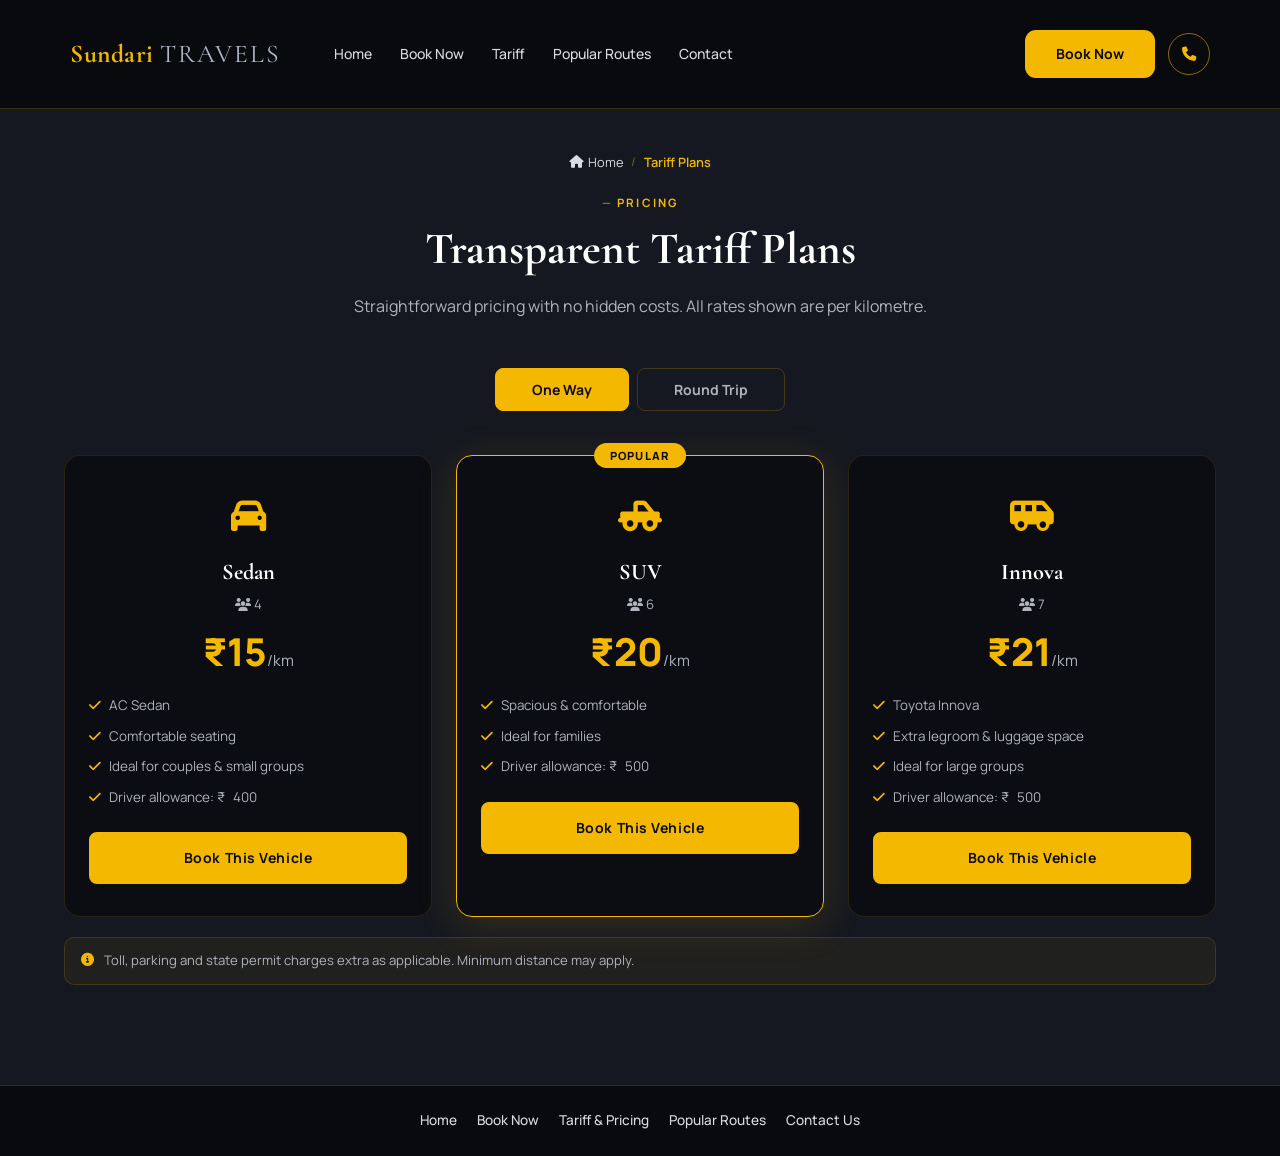
<file: tariff.html>
<!DOCTYPE html>
<html lang="en">
<head>
  <meta charset="UTF-8" />
  <meta name="viewport" content="width=device-width, initial-scale=1.0" />

  <!-- Google Fonts & Font Awesome Icons -->
  <link rel="preconnect" href="https://fonts.googleapis.com" />
  <link rel="preconnect" href="https://fonts.gstatic.com" crossorigin />
  <link href="https://fonts.googleapis.com/css2?family=Cormorant+Garamond:ital,wght@0,600;0,700;1,600;1,700&family=Manrope:wght@400;500;600;700;800&display=swap" rel="stylesheet" />
  <link rel="stylesheet" href="https://cdnjs.cloudflare.com/ajax/libs/font-awesome/6.4.0/css/all.min.css" />

  <!-- Google Sitelink Snippet Tags -->
  <title>Outstation Taxi Tariff &amp; Per Km Rates Chennai | Sundari Travels</title>
  <meta name="description" content="Transparent Chennai outstation cab tariffs & one-way drop taxi rates. Check per-km pricing for Sedan (₹15/km), SUV (₹20/km), and Innova (₹21/km) with no hidden fees." />
  <meta name="robots" content="index, follow" />
  <link rel="canonical" href="https://www.sundaritravels.com/tariff.html" />

  <!-- Styles -->
  <link rel="stylesheet" href="styles.css" />

  <!-- Structured Data Schema for Tariff / Pricing & Breadcrumbs -->
  <script type="application/ld+json">
  {
    "@context": "https://schema.org",
    "@graph": [
      {
        "@type": "BreadcrumbList",
        "itemListElement": [
          {
            "@type": "ListItem",
            "position": 1,
            "name": "Home",
            "item": "https://www.sundaritravels.com/"
          },
          {
            "@type": "ListItem",
            "position": 2,
            "name": "Tariff & Pricing",
            "item": "https://www.sundaritravels.com/tariff.html"
          }
        ]
      },
      {
        "@type": "TaxiService",
        "name": "Sundari Travels Tariff & Pricing",
        "url": "https://www.sundaritravels.com/tariff.html",
        "description": "Transparent per-km outstation cab tariffs with no hidden charges for one-way drops and round trips across South India.",
        "provider": {
          "@type": "LocalBusiness",
          "name": "Sundari Travels",
          "telephone": "+919600924938"
        },
        "hasOfferCatalog": {
          "@type": "OfferCatalog",
          "name": "Taxi Fare Tariff Plans",
          "itemListElement": [
            {
              "@type": "Offer",
              "name": "Sedan Taxi - One Way",
              "price": "14",
              "priceCurrency": "INR",
              "description": "₹14/km for one-way outstation taxi trip."
            },
            {
              "@type": "Offer",
              "name": "SUV Taxi - One Way",
              "price": "19",
              "priceCurrency": "INR",
              "description": "₹19/km for one-way outstation taxi trip."
            },
            {
              "@type": "Offer",
              "name": "Innova Taxi - One Way",
              "price": "19",
              "priceCurrency": "INR",
              "description": "₹19/km for one-way outstation taxi trip."
            }
          ]
        }
      }
    ]
  }
  </script>
</head>
<body class="subpage-body">

  <!-- Top Navigation Bar -->
  <header class="navbar" id="navbar">
    <div class="nav-container">
      <a href="index.html" class="nav-logo" aria-label="Sundari Travels Home">
        <span class="logo-text-fallback" id="logoText" style="display:inline-flex;">
          <span style="color:var(--gold);font-family:var(--font-heading);font-size:1.6rem;font-weight:700;letter-spacing:0.02em;">Sundari</span>
          <span style="color:#b0b8c8;font-family:var(--font-heading);font-size:1.6rem;font-weight:400;letter-spacing:0.08em;margin-left:6px;">TRAVELS</span>
        </span>
      </a>
      <nav class="nav-links" id="navLinks" aria-label="Main Navigation">
        <a href="index.html" class="nav-link">Home</a>
        <a href="book-now.html" class="nav-link">Book Now</a>
        <a href="tariff.html" class="nav-link active">Tariff</a>
        <a href="popular-routes.html" class="nav-link">Popular Routes</a>
        <a href="contact.html" class="nav-link">Contact</a>
      </nav>
      <div class="nav-actions">
        <a href="book-now.html" class="nav-book-btn">Book Now</a>
        <a href="tel:+919600924938" class="nav-phone-btn" aria-label="Call Sundari Travels"><i class="fas fa-phone"></i></a>
      </div>
      <button class="hamburger" id="hamburger" aria-label="Toggle Menu" aria-expanded="false">
        <span></span><span></span><span></span>
      </button>
    </div>
  </header>

  <!-- Mobile Nav -->
  <div class="mobile-nav" id="mobileNav" aria-hidden="true">
    <div class="mobile-nav-inner">
      <a href="index.html" class="mobile-nav-link">Home</a>
      <a href="book-now.html" class="mobile-nav-link">Book Now</a>
      <a href="tariff.html" class="mobile-nav-link active">Tariff</a>
      <a href="popular-routes.html" class="mobile-nav-link">Popular Routes</a>
      <a href="contact.html" class="mobile-nav-link">Contact</a>
      <div class="mobile-nav-actions">
        <a href="tel:+919600924938" class="mobile-action-btn call-btn"><i class="fas fa-phone"></i> Call Now</a>
        <a href="https://wa.me/919600924938" target="_blank" rel="noopener" class="mobile-action-btn whatsapp-btn"><i class="fab fa-whatsapp"></i> WhatsApp</a>
      </div>
      <a href="book-now.html" class="mobile-book-btn">Book Your Ride</a>
    </div>
  </div>

  <!-- ===== TARIFF SECTION ===== -->
  <section class="tariff-section" id="tariff" style="padding-top: 40px;">
    <div class="container">
      <nav class="breadcrumb-nav" aria-label="Breadcrumb" style="text-align: center; margin-bottom: 20px;">
        <ul class="breadcrumb-list">
          <li><a href="index.html"><i class="fas fa-home"></i> Home</a></li>
          <li class="sep">/</li>
          <li class="current">Tariff Plans</li>
        </ul>
      </nav>
      <div class="section-label center">Pricing</div>
      <h1 class="section-title center">Transparent Tariff Plans</h1>
      <p class="section-subtitle center">Straightforward pricing with no hidden costs. All rates shown are per kilometre.</p>
      
      <div class="tariff-tabs">
        <button class="tariff-tab active" data-tab="oneway">One Way</button>
        <button class="tariff-tab" data-tab="roundtrip">Round Trip</button>
      </div>

      <!-- One Way Tab -->
      <div class="tariff-content active" id="tab-oneway">
        <div class="tariff-grid">
          <div class="tariff-card fade-up">
            <div class="tariff-vehicle-icon"><i class="fas fa-car"></i></div>
            <h3>Sedan</h3>
            <div class="tariff-capacity"><i class="fas fa-users"></i> 4</div>
            <div class="tariff-rate">₹<span class="rate-value" data-key="sedan-oneway">15</span><span>/km</span></div>
            <ul class="tariff-features">
              <li><i class="fas fa-check"></i> AC Sedan</li>
              <li><i class="fas fa-check"></i> Comfortable seating</li>
              <li><i class="fas fa-check"></i> Ideal for couples &amp; small groups</li>
              <li><i class="fas fa-check"></i> Driver allowance: ₹<span data-key="sedan-da">400</span></li>
            </ul>
            <a href="book-now.html" class="btn btn-primary w-full">Book This Vehicle</a>
          </div>

          <div class="tariff-card featured fade-up delay-1">
            <div class="tariff-badge">Popular</div>
            <div class="tariff-vehicle-icon"><i class="fas fa-truck-pickup"></i></div>
            <h3>SUV</h3>
            <div class="tariff-capacity"><i class="fas fa-users"></i> 6</div>
            <div class="tariff-rate">₹<span class="rate-value" data-key="suv-oneway">20</span><span>/km</span></div>
            <ul class="tariff-features">
              <li><i class="fas fa-check"></i> Spacious &amp; comfortable</li>
              <li><i class="fas fa-check"></i> Ideal for families</li>
              <li><i class="fas fa-check"></i> Driver allowance: ₹<span data-key="suv-da">500</span></li>
            </ul>
            <a href="book-now.html" class="btn btn-primary w-full">Book This Vehicle</a>
          </div>

          <div class="tariff-card fade-up delay-2">
            <div class="tariff-vehicle-icon"><i class="fas fa-shuttle-van"></i></div>
            <h3>Innova</h3>
            <div class="tariff-capacity"><i class="fas fa-users"></i> 7</div>
            <div class="tariff-rate">₹<span class="rate-value" data-key="innova-oneway">21</span><span>/km</span></div>
            <ul class="tariff-features">
              <li><i class="fas fa-check"></i> Toyota Innova</li>
              <li><i class="fas fa-check"></i> Extra legroom &amp; luggage space</li>
              <li><i class="fas fa-check"></i> Ideal for large groups</li>
              <li><i class="fas fa-check"></i> Driver allowance: ₹<span data-key="innova-da">500</span></li>
            </ul>
            <a href="book-now.html" class="btn btn-primary w-full">Book This Vehicle</a>
          </div>
        </div>
        <div class="tariff-note">
          <i class="fas fa-info-circle"></i>
          <span>Toll, parking and state permit charges extra as applicable. Minimum distance may apply.</span>
        </div>
      </div>

      <!-- Round Trip Tab -->
      <div class="tariff-content" id="tab-roundtrip">
        <div class="tariff-grid">
          <div class="tariff-card fade-up">
            <div class="tariff-vehicle-icon"><i class="fas fa-car"></i></div>
            <h3>Sedan</h3>
            <div class="tariff-capacity"><i class="fas fa-users"></i> 4</div>
            <div class="tariff-rate">₹<span class="rate-value" data-key="sedan-roundtrip">14</span><span>/km</span></div>
            <ul class="tariff-features">
              <li><i class="fas fa-check"></i> AC Sedan</li>
              <li><i class="fas fa-check"></i> Comfortable seating</li>
              <li><i class="fas fa-check"></i> Ideal for couples &amp; small groups</li>
              <li><i class="fas fa-check"></i> Driver allowance: ₹<span data-key="sedan-da-rt">400</span></li>
            </ul>
            <a href="book-now.html" class="btn btn-primary w-full">Book This Vehicle</a>
          </div>

          <div class="tariff-card featured fade-up delay-1">
            <div class="tariff-badge">Popular</div>
            <div class="tariff-vehicle-icon"><i class="fas fa-truck-pickup"></i></div>
            <h3>SUV</h3>
            <div class="tariff-capacity"><i class="fas fa-users"></i> 6</div>
            <div class="tariff-rate">₹<span class="rate-value" data-key="suv-roundtrip">19</span><span>/km</span></div>
            <ul class="tariff-features">
              <li><i class="fas fa-check"></i> Premium SUV</li>
              <li><i class="fas fa-check"></i> Spacious &amp; comfortable</li>
              <li><i class="fas fa-check"></i> Ideal for families</li>
              <li><i class="fas fa-check"></i> Driver allowance: ₹<span data-key="suv-da-rt">500</span></li>
            </ul>
            <a href="book-now.html" class="btn btn-primary w-full">Book This Vehicle</a>
          </div>

          <div class="tariff-card fade-up delay-2">
            <div class="tariff-vehicle-icon"><i class="fas fa-shuttle-van"></i></div>
            <h3>Innova</h3>
            <div class="tariff-capacity"><i class="fas fa-users"></i> 7</div>
            <div class="tariff-rate">₹<span class="rate-value" data-key="innova-roundtrip">19</span><span>/km</span></div>
            <ul class="tariff-features">
              <li><i class="fas fa-check"></i> Toyota Innova</li>
              <li><i class="fas fa-check"></i> Extra legroom &amp; luggage space</li>
              <li><i class="fas fa-check"></i> Ideal for large groups</li>
              <li><i class="fas fa-check"></i> Driver allowance: ₹<span data-key="innova-da-rt">500</span></li>
            </ul>
            <a href="book-now.html" class="btn btn-primary w-full">Book This Vehicle</a>
          </div>
        </div>
        <div class="tariff-note">
          <i class="fas fa-info-circle"></i>
          <span>Toll, parking and state permit charges extra as applicable. Minimum 250 km/day billing may apply for round trips.</span>
        </div>
      </div>
    </div>
  </section>

  <!-- Footer Navigation -->
  <footer>
    <div class="footer-links">
      <a href="index.html">Home</a>
      <a href="book-now.html">Book Now</a>
      <a href="tariff.html">Tariff &amp; Pricing</a>
      <a href="popular-routes.html">Popular Routes</a>
      <a href="contact.html">Contact Us</a>
    </div>
  </footer>

  <!-- Application Logic -->
  <script src="main.js"></script>
</body>
</html>
</file>
<file: styles.css>
/* =====================================================
   SUNDARI TRAVELS — Premium Dark Gold Theme
   ===================================================== */

/* ---- CSS Variables ---- */
:root {
  --bg-primary:    #0B0D12;
  --bg-secondary:  #151820;
  --bg-card:       #151820;
  --bg-footer:     #080A0E;
  --gold:          #F5B800;
  --gold-light:    #FFD45A;
  --gold-dim:      rgba(245,184,0,0.15);
  --gold-border:   rgba(245,184,0,0.20);
  --silver:        #D9DCE2;
  --silver-dim:    #AEB3BD;
  --white:         #FFFFFF;
  --text:          #FFFFFF;
  --text-muted:    #AEB3BD;
  --text-light:    #6b7280;
  --border:        rgba(245,184,0,0.20);
  --shadow-sm:     0 2px 8px rgba(0,0,0,0.3);
  --shadow-md:     0 4px 24px rgba(0,0,0,0.4);
  --shadow-lg:     0 8px 48px rgba(0,0,0,0.5);
  --shadow-gold:   0 0 20px rgba(245,184,0,0.15);
  --radius:        10px;
  --radius-lg:     16px;
  --transition:    0.3s cubic-bezier(0.4,0,0.2,1);
  --font-heading:  'Cormorant Garamond', Georgia, serif;
  --font-body:     'Manrope', system-ui, sans-serif;
}

/* ---- Reset ---- */
*, *::before, *::after { box-sizing: border-box; margin: 0; padding: 0; }
html { scroll-behavior: smooth; font-size: 16px; }
body {
  font-family: var(--font-body);
  background: var(--bg-primary);
  color: var(--text);
  overflow-x: hidden;
  line-height: 1.6;
}
img { max-width: 100%; height: auto; display: block; }
a { text-decoration: none; color: inherit; }
ul { list-style: none; }
button { cursor: pointer; font-family: var(--font-body); }
input, select, textarea { font-family: var(--font-body); }

/* ---- Layout ---- */
.container { max-width: 1200px; margin: 0 auto; padding: 0 24px; }
section { position: relative; }

/* ---- Typography ---- */
.section-label {
  display: inline-block;
  font-family: var(--font-body);
  font-size: 0.72rem;
  font-weight: 700;
  letter-spacing: 0.18em;
  text-transform: uppercase;
  color: var(--gold);
  margin-bottom: 12px;
}
.section-label::before {
  content: '— ';
  color: var(--gold);
  opacity: 0.6;
}
.section-label.center { display: block; text-align: center; }
.section-title {
  font-family: var(--font-heading);
  font-size: clamp(2rem, 4vw, 2.8rem);
  font-weight: 700;
  color: var(--white);
  line-height: 1.15;
  margin-bottom: 16px;
}
.section-title.center { text-align: center; }
.section-subtitle {
  font-size: 1rem;
  color: var(--text-muted);
  max-width: 600px;
  line-height: 1.75;
  margin-bottom: 48px;
}
.section-subtitle.center { text-align: center; margin-left: auto; margin-right: auto; }
.req { color: var(--gold); }
.gold-line {
  width: 48px;
  height: 2px;
  background: var(--gold);
  margin: 16px auto 32px;
}
.gold-line.left { margin-left: 0; }

/* ---- Buttons ---- */
.btn {
  display: inline-flex;
  align-items: center;
  gap: 8px;
  padding: 13px 28px;
  border-radius: 8px;
  font-size: 0.875rem;
  font-weight: 700;
  font-family: var(--font-body);
  letter-spacing: 0.04em;
  border: 2px solid transparent;
  transition: var(--transition);
  cursor: pointer;
  text-align: center;
  white-space: nowrap;
}
.btn-gold {
  background: var(--gold);
  color: #0B0D12;
  border-color: var(--gold);
}
.btn-gold:hover {
  background: var(--gold-light);
  border-color: var(--gold-light);
  transform: translateY(-2px);
  box-shadow: 0 6px 20px rgba(245,184,0,0.3);
}
.btn-outline-silver {
  background: transparent;
  color: var(--white);
  border-color: rgba(217,220,226,0.5);
}
.btn-outline-silver:hover {
  border-color: var(--gold);
  color: var(--gold);
  transform: translateY(-2px);
}
.btn-whatsapp {
  background: #25D366;
  color: var(--white);
  border-color: #25D366;
}
.btn-whatsapp:hover {
  background: #1da851;
  transform: translateY(-2px);
  box-shadow: 0 6px 20px rgba(37,211,102,0.3);
}
/* Legacy button classes mapped to new */
.btn-primary { background: var(--gold); color: #0B0D12; border-color: var(--gold); }
.btn-primary:hover { background: var(--gold-light); border-color: var(--gold-light); transform: translateY(-2px); box-shadow: 0 6px 20px rgba(245,184,0,0.3); }
.btn-outline { background: transparent; color: var(--white); border-color: rgba(217,220,226,0.5); }
.btn-outline:hover { border-color: var(--gold); color: var(--gold); }
.btn-teal { background: var(--gold); color: #0B0D12; border-color: var(--gold); }
.btn-teal:hover { background: var(--gold-light); border-color: var(--gold-light); transform: translateY(-2px); }
.btn-outline-light { background: transparent; color: var(--white); border-color: rgba(255,255,255,0.4); }
.btn-outline-light:hover { border-color: var(--gold); color: var(--gold); }
.btn-lg { padding: 15px 36px; font-size: 0.95rem; }
.w-full { width: 100%; justify-content: center; }
.mt-btn { margin-top: 32px; }

/* ---- Navbar ---- */
.navbar {
  position: fixed;
  top: 0; left: 0; right: 0;
  z-index: 1000;
  background: #080A0E;
  border-bottom: 1px solid rgba(245,184,0,0.20);
  transition: box-shadow 0.3s ease;
}
.navbar.scrolled {
  box-shadow: 0 2px 24px rgba(0,0,0,0.6);
}
.nav-container {
  max-width: 1400px;
  margin: 0 auto;
  padding: 0 70px;
  display: flex;
  align-items: center;
  height: 108px;
  gap: 0;
}
.nav-logo {
  display: flex;
  align-items: center;
  flex-shrink: 0;
  margin-right: 40px;
  text-decoration: none;
  background: transparent;
}
.logo-img {
  width: auto;
  height: 108px;
  max-width: 220px;
  object-fit: contain;
  display: block;
  flex-shrink: 0;
  background: transparent;
}
.navbar.scrolled .logo-img { height: 78px; }
.logo-text-fallback { display: none; }
.nav-links {
  display: flex;
  align-items: center;
  gap: 2px;
  flex: 1;
}
.nav-link {
  font-family: var(--font-body);
  font-size: 0.875rem;
  font-weight: 500;
  padding: 7px 13px;
  border-radius: 6px;
  color: #D9DCE2;
  transition: color 0.2s ease, background 0.2s ease;
  white-space: nowrap;
  text-decoration: none;
}
.nav-link:hover {
  color: #F5B800;
  background: rgba(245,184,0,0.08);
}
.nav-link.active {
  color: #F5B800 !important;
  background: rgba(245,184,0,0.10);
  font-weight: 700;
}
.nav-actions {
  display: flex;
  align-items: center;
  gap: 13px;
  margin-left: auto;
  flex-shrink: 0;
}
.nav-book-btn {
  display: inline-flex;
  align-items: center;
  justify-content: center;
  background: #F5B800;
  color: #080A0E;
  font-family: var(--font-body);
  font-size: 0.875rem;
  font-weight: 700;
  width: 130px;
  height: 48px;
  border-radius: 11px;
  text-decoration: none;
  white-space: nowrap;
  transition: background 0.2s, transform 0.2s;
  flex-shrink: 0;
}
.nav-book-btn:hover { background: #FFD45A; transform: translateY(-1px); }
.nav-phone-btn {
  display: inline-flex;
  align-items: center;
  justify-content: center;
  width: 42px;
  height: 42px;
  border: 1.5px solid rgba(245,184,0,0.55);
  border-radius: 50%;
  color: #F5B800;
  font-size: 0.9rem;
  text-decoration: none;
  transition: background 0.2s, border-color 0.2s;
  flex-shrink: 0;
}
.nav-phone-btn:hover { background: rgba(245,184,0,0.12); border-color: #F5B800; }
.nav-cta-btn { display: none; }
.hamburger {
  display: none;
  flex-direction: column;
  gap: 5px;
  background: none;
  border: none;
  padding: 8px;
  cursor: pointer;
  margin-left: 16px;
}
.hamburger span {
  display: block;
  width: 24px;
  height: 2px;
  background: var(--silver);
  border-radius: 2px;
  transition: var(--transition);
}
.hamburger.open span:nth-child(1) { transform: rotate(45deg) translate(5px,5px); }
.hamburger.open span:nth-child(2) { opacity: 0; }
.hamburger.open span:nth-child(3) { transform: rotate(-45deg) translate(5px,-5px); }

/* Mobile Nav */
.mobile-nav {
  position: fixed;
  top: 0; right: -100%;
  width: min(320px, 85vw);
  height: 100vh;
  background: #0d0f14;
  border-left: 1px solid var(--gold-border);
  z-index: 999;
  transition: right 0.35s cubic-bezier(0.4,0,0.2,1);
  overflow-y: auto;
  padding: 96px 24px 40px;
}
.mobile-nav.open { right: 0; }
.mobile-nav-link {
  display: block;
  font-size: 1rem;
  font-weight: 600;
  color: var(--silver);
  padding: 14px 0;
  border-bottom: 1px solid rgba(245,184,0,0.08);
  transition: var(--transition);
  letter-spacing: 0.02em;
  text-decoration: none;
}
.mobile-nav-link:hover { color: var(--gold); padding-left: 8px; }
.mobile-nav-actions { display: flex; flex-direction: column; gap: 12px; margin-top: 28px; }
.mobile-action-btn {
  display: flex; align-items: center; justify-content: center;
  gap: 8px; padding: 13px; border-radius: 8px;
  font-size: 0.9rem; font-weight: 700; text-decoration: none;
}
.call-btn { background: var(--gold); color: #0B0D12; }
.whatsapp-btn { background: #25D366; color: var(--white); }
.mobile-book-btn {
  display: block; text-align: center; margin-top: 16px;
  padding: 14px; border: 2px solid var(--gold);
  color: var(--gold); border-radius: 8px; font-weight: 700;
  transition: var(--transition); text-decoration: none;
}
.mobile-book-btn:hover { background: var(--gold); color: #0B0D12; }
.nav-overlay {
  position: fixed; inset: 0; background: rgba(0,0,0,0.7);
  z-index: 998; opacity: 0; pointer-events: none; transition: opacity var(--transition);
}
.nav-overlay.active { opacity: 1; pointer-events: all; }

/* ---- Hero ---- */
.hero {
  position: relative;
  min-height: 82vh;
  max-height: 1000px;
  display: flex;
  flex-direction: column;
  background: #080A0E;
  overflow: hidden;
  padding-top: 108px;
}

/* car.png — right side, blended background */
.hero-car-bg {
  position: absolute;
  top: 0; right: 0;
  width: 60%;
  height: 100%;
  z-index: 0;
  pointer-events: none;
}
.hero-car-img {
  width: 100%;
  height: 100%;
  object-fit: cover;
  object-position: center center;
  display: block;
  -webkit-mask-image: linear-gradient(
    to right,
    transparent 0%,
    rgba(0,0,0,0.15) 12%,
    rgba(0,0,0,0.6) 30%,
    black 55%,
    black 100%
  );
  mask-image: linear-gradient(
    to right,
    transparent 0%,
    rgba(0,0,0,0.15) 12%,
    rgba(0,0,0,0.6) 30%,
    black 55%,
    black 100%
  );
}

/* Overlay — left side strong fade, bottom fade */
.hero-overlay {
  position: absolute;
  inset: 0;
  z-index: 1;
  background:
    linear-gradient(90deg,
      #080A0E 0%,
      #080A0E 34%,
      rgba(8,10,14,0.80) 48%,
      rgba(8,10,14,0.18) 64%,
      transparent 78%
    ),
    linear-gradient(180deg,
      rgba(8,10,14,0.20) 0%,
      transparent 25%,
      transparent 65%,
      rgba(8,10,14,0.55) 100%
    );
  pointer-events: none;
}

/* Two-column layout */
.hero-inner {
  position: relative;
  z-index: 2;
  display: grid;
  grid-template-columns: 47% 53%;
  align-items: center;
  flex: 1;
  max-width: 1400px;
  width: 100%;
  margin: 0 auto;
  padding: 44px 70px 155px;
  min-height: calc(82vh - 108px);
}
.hero-right-spacer { display: block; }

/* Hero content */
.hero-content { max-width: 540px; }

/* Badge */
.hero-badge {
  display: inline-flex;
  align-items: center;
  gap: 8px;
  border: 1px solid rgba(245,184,0,0.40);
  background: rgba(245,184,0,0.08);
  color: #F5B800;
  font-size: 0.72rem;
  font-weight: 700;
  letter-spacing: 0.14em;
  text-transform: uppercase;
  padding: 7px 18px;
  border-radius: 50px;
  margin-bottom: 22px;
}
.hero-badge i { font-size: 0.68rem; }

/* Heading */
.hero-title {
  font-family: var(--font-heading);
  font-size: clamp(2.8rem, 5vw, 4.6rem);
  font-weight: 700;
  color: #ffffff;
  line-height: 1.0;
  margin-bottom: 18px;
  letter-spacing: -0.01em;
}
.hero-title-gold {
  color: #F5B800;
  font-style: italic;
  display: block;
}

/* Description */
.hero-desc {
  font-size: 1rem;
  color: #B8BDC7;
  line-height: 1.7;
  margin-bottom: 18px;
  max-width: 480px;
}

/* Trust line */
.hero-trust-line {
  display: flex;
  align-items: center;
  gap: 12px;
  font-size: 0.82rem;
  font-weight: 700;
  letter-spacing: 0.08em;
  color: #AEB3BD;
  text-transform: uppercase;
  margin-bottom: 30px;
  flex-wrap: wrap;
}
.htl-item { display: inline-flex; align-items: center; gap: 6px; }
.htl-item i { color: #F5B800; font-size: 0.78rem; }
.htl-dot { color: #F5B800; font-size: 1.1rem; line-height: 1; }

/* CTA Buttons */
.hero-ctas { display: flex; flex-wrap: wrap; gap: 14px; }
.hbtn {
  display: inline-flex;
  align-items: center;
  gap: 8px;
  font-family: var(--font-body);
  font-size: 0.92rem;
  font-weight: 700;
  height: 56px;
  padding: 0 26px;
  border-radius: 10px;
  text-decoration: none;
  white-space: nowrap;
  transition: transform 0.2s, background 0.2s, border-color 0.2s;
  border: 2px solid transparent;
}
.hbtn-gold { background: #F5B800; color: #080A0E; }
.hbtn-gold:hover { background: #FFD45A; transform: translateY(-2px); }
.hbtn-outline { background: transparent; color: #ffffff; border-color: rgba(217,220,226,0.55); }
.hbtn-outline:hover { border-color: #F5B800; color: #F5B800; transform: translateY(-2px); }
.hbtn-wa { background: #25D366; color: #ffffff; border-color: #25D366; }
.hbtn-wa:hover { background: #1da851; transform: translateY(-2px); }

/* Trust bar */
.hero-trust-bar {
  position: absolute;
  bottom: 26px;
  left: 50%;
  transform: translateX(-50%);
  z-index: 3;
  width: 72%;
  max-width: 940px;
}
.htb-inner {
  display: flex;
  align-items: center;
  justify-content: space-between;
  background: rgba(11,13,18,0.88);
  backdrop-filter: blur(14px);
  border: 1px solid rgba(245,184,0,0.22);
  border-radius: 16px;
  padding: 18px 32px;
  gap: 8px;
}
.htb-item {
  display: flex;
  align-items: center;
  gap: 13px;
  flex: 1;
  min-width: 0;
}
.htb-icon {
  width: 40px; height: 40px;
  background: rgba(245,184,0,0.12);
  border-radius: 50%;
  display: flex; align-items: center; justify-content: center;
  flex-shrink: 0;
  color: #F5B800;
  font-size: 1rem;
}
.htb-text { display: flex; flex-direction: column; gap: 2px; }
.htb-text strong { font-size: 0.85rem; font-weight: 700; color: #ffffff; white-space: nowrap; }
.htb-text span { font-size: 0.72rem; color: #AEB3BD; white-space: nowrap; }
.htb-sep { width: 1px; height: 36px; background: rgba(245,184,0,0.18); flex-shrink: 0; }

/* Scroll hint */
.hero-scroll {
  position: absolute;
  bottom: 4px;
  left: 50%;
  transform: translateX(-50%);
  z-index: 4;
  display: flex;
  flex-direction: column;
  align-items: center;
  gap: 3px;
  color: rgba(255,255,255,0.32);
  font-size: 0.6rem;
  font-weight: 700;
  letter-spacing: 0.16em;
  text-transform: uppercase;
}
.hero-scroll i {
  color: rgba(245,184,0,0.5);
  font-size: 0.7rem;
  animation: scrollBounce 2s ease-in-out infinite;
}
@keyframes scrollBounce {
  0%, 100% { transform: translateY(0); }
  50% { transform: translateY(5px); }
}

/* Keep old class refs — no longer rendered */
.hero-bg, .hero-bg-dark, .hero-road-wrap, .road-svg,
.hero-visual-col, .hero-subtitle, .hero-service-line,
.hero-title-accent, .tsl-item, .tsl-dot,
.trust-bar-inner, .tbi, .tbi-icon, .tbi-info, .tbi-sep,
.hero-scroll-hint, .scroll-arrow, .br-desktop { display: none; }

/* ---- Booking Section ---- */
.booking-section { padding: 100px 0; background: var(--bg-secondary); }
.booking-wrapper { display: grid; grid-template-columns: 1fr 340px; gap: 40px; align-items: start; }
.booking-form-card {
  background: var(--bg-primary);
  border-radius: var(--radius-lg);
  padding: 44px;
  border: 1px solid var(--gold-border);
  box-shadow: var(--shadow-lg);
}
.form-grid { display: grid; grid-template-columns: 1fr 1fr; gap: 20px; margin-bottom: 24px; overflow: visible; }
.form-group { display: flex; flex-direction: column; gap: 6px; position: relative; overflow: visible; }
.form-group-full { grid-column: 1 / -1; }
.form-group label {
  font-size: 0.78rem; font-weight: 700;
  color: var(--silver); letter-spacing: 0.06em; text-transform: uppercase;
}
.form-group input,
.form-group select,
.form-group textarea {
  padding: 12px 16px;
  border: 1px solid rgba(255,255,255,0.10);
  border-radius: 8px;
  font-size: 0.9rem;
  color: var(--white);
  background: rgba(255,255,255,0.05);
  transition: var(--transition);
  outline: none;
  color-scheme: dark;
}
.form-group input::placeholder,
.form-group textarea::placeholder { color: var(--text-light); }
.form-group select option { background: var(--bg-secondary); color: var(--white); }
.form-group input:focus,
.form-group select:focus,
.form-group textarea:focus {
  border-color: var(--gold);
  background: rgba(245,184,0,0.05);
  box-shadow: 0 0 0 3px rgba(245,184,0,0.10);
}
.form-group input.error,
.form-group select.error { border-color: #e53e3e; }
.form-error { font-size: 0.75rem; color: #e53e3e; font-weight: 600; min-height: 16px; }
.trip-type-group { display: flex; gap: 20px; padding: 10px 0; }
.radio-label {
  display: flex; align-items: center; gap: 8px;
  cursor: pointer; font-size: 0.9rem; font-weight: 600; color: var(--silver);
}
.radio-label input[type="radio"] { display: none; }
.radio-custom {
  width: 18px; height: 18px;
  border: 2px solid rgba(255,255,255,0.2);
  border-radius: 50%;
  position: relative;
  transition: var(--transition); flex-shrink: 0;
}
.radio-label input[type="radio"]:checked + .radio-custom { border-color: var(--gold); }
.radio-label input[type="radio"]:checked + .radio-custom::after {
  content: '';
  position: absolute;
  width: 8px; height: 8px;
  background: var(--gold); border-radius: 50%;
  top: 50%; left: 50%; transform: translate(-50%,-50%);
}
.form-notice {
  background: rgba(245,184,0,0.06);
  border: 1px solid rgba(245,184,0,0.15);
  border-radius: 8px;
  padding: 12px 16px;
  font-size: 0.8rem;
  color: var(--text-muted);
  display: flex; align-items: flex-start; gap: 8px;
  margin-bottom: 24px;
}
.form-notice i { color: var(--gold); margin-top: 2px; flex-shrink: 0; }
.form-actions { display: flex; gap: 12px; flex-wrap: wrap; }
.btn-wa-book {
  flex: 1; padding: 14px 20px;
  background: #25D366; color: var(--white);
  border: none; border-radius: 8px;
  font-size: 0.9rem; font-weight: 700;
  display: flex; align-items: center; justify-content: center; gap: 8px;
  transition: var(--transition); min-width: 160px; cursor: pointer;
}
.btn-wa-book:hover { background: #1da851; transform: translateY(-2px); box-shadow: 0 6px 20px rgba(37,211,102,0.3); }
.btn-call-book {
  white-space: nowrap; padding: 14px 20px;
  background: var(--gold); color: #0B0D12;
  border-radius: 8px; font-size: 0.9rem; font-weight: 700;
  display: flex; align-items: center; gap: 8px;
  transition: var(--transition); border: none; cursor: pointer;
}
.btn-call-book:hover { background: var(--gold-light); transform: translateY(-2px); }
.booking-info { display: flex; flex-direction: column; gap: 20px; }
.booking-info-card {
  background: var(--bg-primary);
  border: 1px solid var(--gold-border);
  border-radius: var(--radius-lg);
  padding: 28px;
}
.booking-info-card h3 {
  font-family: var(--font-heading);
  font-size: 1.4rem; font-weight: 700;
  color: var(--white); margin-bottom: 20px;
}
.booking-why { display: flex; flex-direction: column; gap: 11px; margin-bottom: 24px; }
.booking-why li { display: flex; align-items: center; gap: 10px; font-size: 0.88rem; color: var(--text-muted); }
.booking-why li i { color: var(--gold); flex-shrink: 0; }
.booking-contact-quick { display: flex; flex-direction: column; gap: 10px; }
.quick-contact-btn {
  display: flex; align-items: center; justify-content: center; gap: 8px;
  padding: 11px; border-radius: 8px;
  font-weight: 700; font-size: 0.88rem;
  background: rgba(245,184,0,0.08);
  color: var(--gold); border: 1px solid var(--gold-border);
  transition: var(--transition);
}
.quick-contact-btn:hover { background: var(--gold); color: #0B0D12; }
.quick-contact-btn.whatsapp { background: rgba(37,211,102,0.1); color: #4ade80; border-color: rgba(37,211,102,0.2); }
.quick-contact-btn.whatsapp:hover { background: #25D366; color: var(--white); }
.vehicle-cards-mini { display: flex; flex-direction: column; gap: 10px; }
.vehicle-mini-card {
  display: flex; align-items: center; gap: 14px;
  background: var(--bg-primary);
  border: 1px solid var(--gold-border);
  border-radius: var(--radius); padding: 14px 18px;
  transition: var(--transition);
}
.vehicle-mini-card:hover { border-color: var(--gold); box-shadow: var(--shadow-gold); }
.vehicle-mini-card i { font-size: 1.4rem; color: var(--gold); }
.vehicle-mini-card strong { display: block; font-size: 0.9rem; font-weight: 700; color: var(--white); }
.vehicle-mini-card span { font-size: 0.78rem; color: var(--text-muted); }

/* ---- About Section ---- */
.about-section { padding: 100px 0; background: var(--bg-primary); }
.about-grid { display: grid; grid-template-columns: 1fr 1fr; gap: 72px; align-items: center; }
.about-img-wrapper { position: relative; border-radius: var(--radius-lg); overflow: hidden; }
.about-placeholder-img {
  width: 100%; height: 480px;
  background: linear-gradient(145deg, #0d0f14 0%, #151820 60%, #1a1500 100%);
  border-radius: var(--radius-lg);
  border: 1px solid var(--gold-border);
  display: flex; flex-direction: column; align-items: center; justify-content: center; gap: 16px;
}
.about-placeholder-img i { font-size: 4.5rem; color: var(--gold); opacity: 0.8; }
.about-placeholder-img span {
  font-family: var(--font-heading);
  font-size: 1.2rem; font-weight: 600;
  color: var(--silver); letter-spacing: 0.05em;
}
.about-img-card {
  position: absolute; bottom: 24px; left: 24px;
  background: var(--bg-secondary);
  border: 1px solid var(--gold-border);
  border-radius: var(--radius); padding: 14px 20px;
  display: flex; align-items: center; gap: 10px;
  box-shadow: var(--shadow-md);
}
.about-img-card i { color: var(--gold); font-size: 1.2rem; }
.about-img-card span { font-size: 0.85rem; font-weight: 700; color: var(--white); }
.about-desc { font-size: 0.98rem; color: var(--text-muted); line-height: 1.8; margin-bottom: 20px; }
.about-mv-grid { display: grid; grid-template-columns: 1fr 1fr; gap: 16px; margin: 28px 0; }
.about-mv-card {
  background: var(--bg-secondary);
  border-radius: var(--radius);
  padding: 20px;
  border-left: 2px solid var(--gold);
  border-top: 1px solid var(--gold-border);
  border-right: 1px solid var(--gold-border);
  border-bottom: 1px solid var(--gold-border);
}
.about-mv-card i { color: var(--gold); font-size: 1.2rem; margin-bottom: 8px; }
.about-mv-card h4 {
  font-family: var(--font-heading);
  font-size: 1rem; font-weight: 700;
  color: var(--white); margin-bottom: 6px;
}
.about-mv-card p { font-size: 0.84rem; color: var(--text-muted); line-height: 1.6; }
.about-highlights { display: flex; flex-wrap: wrap; gap: 10px; }
.about-highlight-item {
  display: flex; align-items: center; gap: 8px;
  background: rgba(245,184,0,0.06);
  border: 1px solid var(--gold-border);
  border-radius: 8px; padding: 9px 16px;
  font-size: 0.84rem; font-weight: 700; color: var(--silver);
  transition: var(--transition);
}
.about-highlight-item:hover { border-color: var(--gold); color: var(--gold); }
.about-highlight-item i { color: var(--gold); }

/* ---- Services Section ---- */
.services-section { padding: 100px 0; background: var(--bg-secondary); }
.services-grid { display: grid; grid-template-columns: repeat(3, 1fr); gap: 24px; }
.service-card {
  background: var(--bg-card);
  border-radius: var(--radius-lg);
  overflow: hidden;
  border: 1px solid rgba(245,184,0,0.12);
  transition: var(--transition);
}
.service-card:hover {
  border-color: var(--gold);
  transform: translateY(-5px);
  box-shadow: 0 12px 40px rgba(245,184,0,0.12);
}
.service-icon-wrap {
  position: absolute; top: 16px; left: 16px;
  width: 42px; height: 42px;
  background: var(--gold); border-radius: 10px;
  display: flex; align-items: center; justify-content: center;
  z-index: 1;
}
.service-icon-wrap i { color: #0B0D12; font-size: 1rem; }
.service-img { height: 180px; overflow: hidden; position: relative; }
.service-img-placeholder {
  height: 180px;
  display: flex; flex-direction: column;
  align-items: center; justify-content: center; gap: 10px;
  background: #0d0f14;
  transition: transform 0.4s ease;
}
.service-card:hover .service-img-placeholder { transform: scale(1.03); }
.service-img-placeholder i { font-size: 2.8rem; color: var(--gold); }
.service-img-placeholder span { font-size: 0.82rem; font-weight: 700; color: var(--silver); letter-spacing: 0.06em; }
.service-body { padding: 22px; }
.service-body h3 {
  font-family: var(--font-heading);
  font-size: 1.25rem; font-weight: 700;
  color: var(--white); margin-bottom: 8px;
}
.service-body p { font-size: 0.86rem; color: var(--text-muted); line-height: 1.65; margin-bottom: 18px; }
.service-btn {
  display: inline-flex; align-items: center; gap: 6px;
  font-size: 0.82rem; font-weight: 700;
  color: var(--gold); transition: var(--transition);
}
.service-btn:hover { gap: 10px; }

/* ---- Why Section ---- */
.why-section { padding: 100px 0; background: var(--bg-primary); }
.why-inner { display: grid; grid-template-columns: 380px 1fr; gap: 80px; align-items: start; }
.why-content { position: sticky; top: 100px; }
.why-features { display: grid; grid-template-columns: 1fr 1fr; gap: 20px; }
.why-feature-item {
  display: flex; gap: 16px; padding: 24px;
  background: var(--bg-secondary);
  border-radius: var(--radius-lg);
  border: 1px solid rgba(245,184,0,0.10);
  transition: var(--transition);
}
.why-feature-item:hover {
  border-color: var(--gold);
  box-shadow: 0 8px 30px rgba(245,184,0,0.08);
  transform: translateY(-2px);
}
.why-icon {
  width: 48px; height: 48px;
  background: rgba(245,184,0,0.10);
  border: 1px solid var(--gold-border);
  border-radius: 12px;
  display: flex; align-items: center; justify-content: center;
  flex-shrink: 0;
}
.why-feature-item:hover .why-icon { background: var(--gold); }
.why-icon i { color: var(--gold); font-size: 1.1rem; }
.why-feature-item:hover .why-icon i { color: #0B0D12; }
.why-text h4 {
  font-family: var(--font-heading);
  font-size: 1.05rem; font-weight: 700;
  color: var(--white); margin-bottom: 6px;
}
.why-text p { font-size: 0.84rem; color: var(--text-muted); line-height: 1.65; }

/* ---- Tariff Section ---- */
.tariff-section { padding: 100px 0; background: var(--bg-secondary); }
.tariff-tabs { display: flex; gap: 8px; justify-content: center; margin-bottom: 44px; }
.tariff-tab {
  padding: 11px 36px; border-radius: 8px;
  font-size: 0.875rem; font-weight: 700;
  background: transparent;
  border: 1px solid var(--gold-border);
  color: var(--text-muted);
  transition: var(--transition); cursor: pointer;
  font-family: var(--font-body);
}
.tariff-tab.active, .tariff-tab:hover {
  background: var(--gold); border-color: var(--gold);
  color: #0B0D12;
}
.tariff-content { display: none; }
.tariff-content.active { display: block; }
.tariff-grid { display: grid; grid-template-columns: repeat(3,1fr); gap: 24px; margin-bottom: 20px; }
.tariff-card {
  background: var(--bg-primary);
  border-radius: var(--radius-lg); padding: 32px 24px;
  text-align: center;
  border: 1px solid rgba(245,184,0,0.12);
  transition: var(--transition); position: relative;
}
.tariff-card:hover { border-color: var(--gold); box-shadow: 0 8px 30px rgba(245,184,0,0.10); transform: translateY(-3px); }
.tariff-card.featured { border-color: var(--gold); box-shadow: 0 8px 40px rgba(245,184,0,0.15); transform: scale(1.03); }
.tariff-badge {
  position: absolute; top: -13px; left: 50%; transform: translateX(-50%);
  background: var(--gold); color: #0B0D12;
  font-size: 0.7rem; font-weight: 800;
  letter-spacing: 0.1em; text-transform: uppercase;
  padding: 4px 16px; border-radius: 50px;
}
.tariff-vehicle-icon { font-size: 2.2rem; color: var(--gold); margin-bottom: 10px; }
.tariff-card h3 {
  font-family: var(--font-heading);
  font-size: 1.4rem; font-weight: 700; color: var(--white); margin-bottom: 4px;
}
.tariff-capacity { font-size: 0.82rem; color: var(--text-muted); margin-bottom: 18px; }
.tariff-rate {
  font-size: 2.4rem; font-weight: 800; color: var(--gold);
  line-height: 1; margin-bottom: 24px; font-family: var(--font-body);
}
.tariff-rate span:last-child { font-size: 0.95rem; color: var(--text-muted); font-weight: 400; }
.tariff-features { text-align: left; margin-bottom: 24px; display: flex; flex-direction: column; gap: 9px; }
.tariff-features li { display: flex; align-items: center; gap: 8px; font-size: 0.84rem; color: var(--text-muted); }
.tariff-features li i { color: var(--gold); flex-shrink: 0; }
.tariff-note {
  display: flex; align-items: flex-start; gap: 10px;
  background: rgba(245,184,0,0.05);
  border: 1px solid rgba(245,184,0,0.15);
  border-radius: 10px; padding: 13px 16px;
  font-size: 0.82rem; color: var(--text-muted); line-height: 1.5;
}
.tariff-note i { color: var(--gold); flex-shrink: 0; margin-top: 2px; }

/* ---- Popular Routes ---- */
.routes-section { padding: 100px 0; background: var(--bg-primary); }
.routes-grid { display: grid; grid-template-columns: repeat(4,1fr); gap: 18px; }
.route-card {
  background: var(--bg-secondary);
  border-radius: var(--radius-lg);
  border: 1px solid rgba(245,184,0,0.12);
  overflow: hidden; transition: var(--transition);
}
.route-card:hover { border-color: var(--gold); box-shadow: 0 8px 30px rgba(245,184,0,0.10); transform: translateY(-3px); }
.route-card-inner { padding: 22px; }
.route-icon {
  width: 42px; height: 42px;
  background: rgba(245,184,0,0.08);
  border: 1px solid var(--gold-border);
  border-radius: 10px;
  display: flex; align-items: center; justify-content: center; margin-bottom: 16px;
}
.route-icon i { color: var(--gold); font-size: 1rem; }
.route-journey { display: flex; align-items: center; gap: 8px; margin-bottom: 12px; }
.route-from, .route-to {
  font-family: var(--font-heading);
  font-size: 1rem; font-weight: 700; color: var(--white);
}
.route-line { color: var(--gold); font-size: 0.9rem; flex-shrink: 0; }
.route-meta { display: flex; gap: 12px; margin-bottom: 12px; }
.route-meta span { font-size: 0.75rem; color: var(--text-muted); display: flex; align-items: center; gap: 4px; }
.route-meta i { color: var(--gold); }
.route-vehicles { display: flex; gap: 5px; flex-wrap: wrap; margin-bottom: 16px; }
.rv {
  font-size: 0.68rem; font-weight: 700;
  padding: 3px 9px;
  background: rgba(245,184,0,0.06);
  border-radius: 50px; color: var(--text-muted);
  border: 1px solid var(--gold-border);
}
.route-book-btn {
  width: 100%; padding: 10px;
  background: rgba(245,184,0,0.08);
  color: var(--gold);
  border: 1px solid var(--gold-border);
  border-radius: 8px; font-size: 0.82rem; font-weight: 700;
  transition: var(--transition); font-family: var(--font-body); cursor: pointer;
}
.route-book-btn:hover { background: var(--gold); color: #0B0D12; border-color: var(--gold); }

/* ---- How It Works ---- */
.how-section { padding: 100px 0; background: var(--bg-secondary); }
.steps-timeline { display: grid; grid-template-columns: repeat(3,1fr); gap: 40px 32px; position: relative; margin-top: 16px; }
.step-item { display: flex; flex-direction: column; align-items: flex-start; position: relative; }
.step-number {
  font-family: var(--font-heading);
  font-size: 3rem; font-weight: 700; color: var(--gold); opacity: 0.15;
  line-height: 1; margin-bottom: -14px; z-index: 0;
}
.step-connector { display: none; }
.step-content {
  background: var(--bg-primary);
  border-radius: var(--radius-lg); padding: 24px; width: 100%;
  border: 1px solid rgba(245,184,0,0.10);
  transition: var(--transition); z-index: 1;
}
.step-item:hover .step-content { border-color: var(--gold); box-shadow: 0 8px 30px rgba(245,184,0,0.08); transform: translateY(-2px); }
.step-icon {
  width: 48px; height: 48px;
  background: rgba(245,184,0,0.08);
  border: 1px solid var(--gold-border);
  border-radius: 12px;
  display: flex; align-items: center; justify-content: center;
  margin-bottom: 14px;
}
.step-icon i { color: var(--gold); font-size: 1.1rem; }
.step-item:hover .step-icon { background: var(--gold); }
.step-item:hover .step-icon i { color: #0B0D12; }
.step-content h4 {
  font-family: var(--font-heading);
  font-size: 1.1rem; font-weight: 700; color: var(--white); margin-bottom: 7px;
}
.step-content p { font-size: 0.84rem; color: var(--text-muted); line-height: 1.65; }

/* ---- CTA Banner ---- */
.cta-banner { position: relative; padding: 110px 0; overflow: hidden; text-align: center; }
.cta-banner-bg { position: absolute; inset: 0; z-index: 0; }
.cta-bg-gradient {
  position: absolute; inset: 0;
  background: linear-gradient(135deg, #0d0f14 0%, #151820 50%, #1a1500 100%);
}
.cta-banner-overlay {
  position: absolute; inset: 0;
  background: radial-gradient(ellipse at center, rgba(245,184,0,0.06) 0%, transparent 70%);
}
.cta-banner-content { position: relative; z-index: 1; }
.cta-title {
  font-family: var(--font-heading);
  font-size: clamp(2.4rem, 5vw, 3.8rem);
  font-weight: 700; color: var(--white); margin-bottom: 18px;
}
.cta-title span { color: var(--gold); }
.cta-subtitle {
  font-size: 1rem; color: var(--silver);
  max-width: 560px; margin: 0 auto 36px; line-height: 1.75;
}
.cta-buttons { display: flex; flex-wrap: wrap; gap: 14px; justify-content: center; }

/* ---- Contact Section ---- */
.contact-section { padding: 100px 0; background: var(--bg-primary); }
.contact-grid { display: grid; grid-template-columns: 380px 1fr; gap: 48px; align-items: start; }
.contact-info-card {
  background: var(--bg-secondary);
  border-radius: var(--radius-lg); padding: 32px;
  border: 1px solid var(--gold-border);
  margin-bottom: 20px;
}
.contact-info-item {
  display: flex; align-items: flex-start; gap: 16px;
  padding: 18px 0; border-bottom: 1px solid rgba(255,255,255,0.05);
}
.contact-info-item:last-child { border-bottom: none; }
.contact-info-icon {
  width: 42px; height: 42px;
  background: rgba(245,184,0,0.08);
  border: 1px solid var(--gold-border);
  border-radius: 10px;
  display: flex; align-items: center; justify-content: center; flex-shrink: 0;
}
.contact-info-icon i { color: var(--gold); font-size: 1rem; }
.contact-info-icon.whatsapp-icon { background: rgba(37,211,102,0.08); border-color: rgba(37,211,102,0.2); }
.contact-info-icon.whatsapp-icon i { color: #4ade80; }
.contact-info-item h4 { font-size: 0.72rem; font-weight: 700; letter-spacing: 0.08em; text-transform: uppercase; color: var(--text-muted); margin-bottom: 4px; }
.contact-info-item a, .contact-info-item p { font-size: 0.92rem; color: var(--white); font-weight: 600; }
.contact-info-item a:hover { color: var(--gold); }
.contact-info-item small { font-size: 0.75rem; color: var(--text-light); }
.contact-cta-quick { display: flex; gap: 10px; }
.contact-cta-btn {
  flex: 1; display: flex; align-items: center; justify-content: center;
  gap: 8px; padding: 13px; border-radius: 8px;
  font-weight: 700; font-size: 0.88rem; transition: var(--transition);
}
.contact-cta-btn.call { background: var(--gold); color: #0B0D12; }
.contact-cta-btn.call:hover { background: var(--gold-light); transform: translateY(-2px); }
.contact-cta-btn.wa { background: #25D366; color: var(--white); }
.contact-cta-btn.wa:hover { background: #1da851; transform: translateY(-2px); }
.contact-form-card {
  background: var(--bg-secondary);
  border-radius: var(--radius-lg); padding: 36px;
  border: 1px solid var(--gold-border);
}
.contact-form-card h3 {
  font-family: var(--font-heading);
  font-size: 1.6rem; font-weight: 700; color: var(--white); margin-bottom: 24px;
}

/* ---- Footer ---- */
.footer { background: var(--bg-footer); color: var(--text-muted); border-top: 1px solid var(--gold-border); }
.footer-top { padding: 72px 0 52px; }
.footer-grid { display: grid; grid-template-columns: 2fr 1fr 1fr 1fr; gap: 48px; }
.footer-logo { height: 72px; width: auto; object-fit: contain; margin-bottom: 16px; border-radius: 8px; background: #0B0D12; padding: 4px 8px; display: block; }
.footer-logo-text-fallback { font-family: var(--font-heading); font-size: 1.6rem; font-weight: 700; color: var(--gold); margin-bottom: 16px; display: block; }
.footer-tagline { font-size: 0.88rem; line-height: 1.75; color: var(--text-muted); margin-bottom: 24px; max-width: 280px; }
.footer-contacts { display: flex; flex-direction: column; gap: 10px; }
.footer-contact-link { display: flex; align-items: center; gap: 8px; font-size: 0.88rem; font-weight: 600; color: var(--gold); transition: var(--transition); }
.footer-contact-link:hover { color: var(--gold-light); }
.footer-contact-link.wa { color: #4ade80; }
.footer-contact-link.wa:hover { color: #25D366; }
.footer-col h4 { font-size: 0.72rem; font-weight: 800; letter-spacing: 0.12em; text-transform: uppercase; color: var(--white); margin-bottom: 18px; }
.footer-col ul { display: flex; flex-direction: column; gap: 9px; }
.footer-col ul li a { font-size: 0.84rem; color: var(--silver); transition: var(--transition); }
.footer-col ul li a:hover { color: var(--gold); padding-left: 4px; }
.footer-bottom { border-top: 1px solid rgba(245,184,0,0.08); padding: 20px 0; }
.footer-bottom-inner {
  display: flex; align-items: center; justify-content: space-between;
  flex-wrap: wrap; gap: 10px;
  font-size: 0.8rem; color: var(--text-light);
}
.footer-bottom-credit { font-size: 0.75rem; color: rgba(245,184,0,0.4); letter-spacing: 0.08em; }

/* ---- Floating Buttons ---- */
.floating-btns { position: fixed; bottom: 32px; right: 24px; display: flex; flex-direction: column; gap: 12px; z-index: 900; }
.float-btn {
  width: 52px; height: 52px; border-radius: 50%;
  display: flex; align-items: center; justify-content: center;
  font-size: 1.3rem;
  box-shadow: 0 4px 20px rgba(0,0,0,0.4); transition: var(--transition); position: relative;
}
.float-btn:hover { transform: scale(1.12); }
.float-wa { background: #25D366; color: var(--white); }
.float-wa:hover { background: #1da851; }
.float-call { background: var(--gold); color: #0B0D12; }
.float-call:hover { background: var(--gold-light); }
.float-tooltip {
  position: absolute; right: calc(100% + 10px); top: 50%; transform: translateY(-50%);
  background: var(--bg-secondary); color: var(--white);
  border: 1px solid var(--gold-border);
  font-size: 0.75rem; font-weight: 700; white-space: nowrap;
  padding: 5px 11px; border-radius: 6px;
  opacity: 0; pointer-events: none; transition: opacity 0.2s;
}
.float-btn:hover .float-tooltip { opacity: 1; }

/* ---- Mobile Sticky Bar ---- */
.mobile-sticky-bar {
  display: none; position: fixed; bottom: 0; left: 0; right: 0;
  z-index: 900; background: #0d0f14;
  border-top: 1px solid var(--gold-border);
  grid-template-columns: repeat(3, 1fr);
}
.msb-btn {
  display: flex; flex-direction: column; align-items: center; justify-content: center;
  gap: 4px; padding: 11px 8px;
  font-size: 0.68rem; font-weight: 700; letter-spacing: 0.04em; text-transform: uppercase;
  color: var(--text-muted); transition: var(--transition);
}
.msb-btn i { font-size: 1.1rem; }
.msb-btn:hover, .msb-btn:active { background: rgba(245,184,0,0.06); }
.msb-call { color: var(--gold); }
.msb-wa { color: #4ade80; }
.msb-book { background: var(--gold); color: #0B0D12; font-weight: 800; }

/* ---- Toast ---- */
.toast {
  position: fixed; bottom: 90px; right: 20px;
  background: var(--bg-secondary);
  border: 1px solid var(--gold-border);
  color: var(--white); padding: 13px 20px; border-radius: 10px;
  font-size: 0.88rem; font-weight: 600;
  box-shadow: var(--shadow-lg); z-index: 9999;
  transform: translateY(20px); opacity: 0; pointer-events: none;
  transition: all 0.3s ease; max-width: 280px;
}
.toast.show { opacity: 1; transform: translateY(0); }
.toast.success { border-left: 3px solid var(--gold); }
.toast.error { border-left: 3px solid #e53e3e; }

/* ---- Animations (no opacity:0 on sections) ---- */
.fade-up { opacity: 1; transform: none; }
.fade-up.visible { opacity: 1; transform: none; }
.reveal-left { opacity: 1; transform: none; }
.reveal-left.visible { opacity: 1; transform: none; }
.reveal-right { opacity: 1; transform: none; }
.reveal-right.visible { opacity: 1; transform: none; }

/* ---- Autocomplete ---- */
.autocomplete-wrap { position: relative; overflow: visible; }
.autocomplete-wrap .ac-icon {
  position: absolute; left: 13px; top: 50%; transform: translateY(-50%);
  color: var(--gold); font-size: 0.85rem; pointer-events: none; z-index: 1;
}
.autocomplete-wrap input { padding-left: 36px !important; width: 100%; }
.autocomplete-list {
  position: absolute; top: calc(100% + 4px); left: 0; right: 0;
  background: var(--bg-secondary);
  border: 1px solid var(--gold-border);
  border-radius: 10px;
  box-shadow: 0 12px 40px rgba(0,0,0,0.4);
  z-index: 9999; max-height: 220px; overflow-y: auto;
  display: none; padding: 6px 0;
}
.autocomplete-list.show { display: block; }
.autocomplete-list li {
  padding: 10px 14px; font-size: 0.88rem; color: var(--text);
  cursor: pointer; display: flex; align-items: center; gap: 10px;
  transition: background 0.15s;
  border-bottom: 1px solid rgba(255,255,255,0.04);
}
.autocomplete-list li:last-child { border-bottom: none; }
.autocomplete-list li:hover, .autocomplete-list li.active { background: rgba(245,184,0,0.08); }
.autocomplete-list li i { color: var(--gold); font-size: 0.8rem; flex-shrink: 0; align-self: flex-start; margin-top: 3px; }
.ac-area { display: block; font-size: 0.88rem; font-weight: 600; color: var(--white); line-height: 1.3; }
.ac-city { display: block; font-size: 0.73rem; color: var(--text-muted); line-height: 1.3; margin-top: 1px; }
.autocomplete-list li > span { display: flex; flex-direction: column; }
.autocomplete-list::-webkit-scrollbar { width: 4px; }
.autocomplete-list::-webkit-scrollbar-thumb { background: var(--gold); border-radius: 2px; }

/* ---- Responsive ---- */
@media (max-width: 1200px) {
  .nav-container { padding: 0 40px; }
  .hero-inner { padding: 44px 40px 155px; }
  .hero-car-bg { width: 62%; }
  .htb-inner { padding: 16px 22px; gap: 6px; }
  .htb-text strong { font-size: 0.8rem; }
  .htb-text span { font-size: 0.68rem; }
}
@media (max-width: 1024px) {
  .nav-container { padding: 0 32px; }
  .hero-inner { padding: 40px 32px 150px; grid-template-columns: 52% 48%; }
  .hero-car-bg { width: 65%; }
  .hero-trust-bar { width: 82%; }
  .booking-wrapper { grid-template-columns: 1fr; }
  .booking-info { flex-direction: row; flex-wrap: wrap; }
  .booking-info-card, .vehicle-cards-mini { flex: 1; min-width: 260px; }
  .vehicle-cards-mini { flex-direction: row; flex-wrap: wrap; }
  .vehicle-mini-card { flex: 1; min-width: 110px; }
  .routes-grid { grid-template-columns: repeat(2,1fr); }
  .why-inner { grid-template-columns: 1fr; gap: 48px; }
  .why-content { position: static; }
  .footer-grid { grid-template-columns: 1fr 1fr; gap: 36px; }
  .steps-timeline { grid-template-columns: repeat(2,1fr); }
}
@media (max-width: 900px) {
  .nav-links { display: none; }
  .nav-actions .nav-book-btn { width: 110px; font-size: 0.82rem; }
  .hamburger { display: flex; }
  .hero-inner {
    grid-template-columns: 1fr;
    padding: 36px 28px 150px;
  }
  .hero-right-spacer { display: none; }
  .hero-car-bg { width: 100%; opacity: 0.38; }
  .hero-car-img {
    -webkit-mask-image: linear-gradient(to bottom, transparent 0%, black 25%, black 70%, transparent 100%);
    mask-image: linear-gradient(to bottom, transparent 0%, black 25%, black 70%, transparent 100%);
  }
  .hero-overlay {
    background: rgba(8,10,14,0.60);
  }
  .hero-content { max-width: 560px; }
  .hero-trust-bar { width: calc(100% - 56px); }
  .htb-inner { flex-wrap: wrap; gap: 10px; padding: 14px 18px; }
  .htb-item { min-width: 42%; }
  .htb-sep:nth-child(4) { display: none; }
  .about-grid { grid-template-columns: 1fr; gap: 40px; }
  .about-placeholder-img { height: 300px; }
  .services-grid { grid-template-columns: repeat(2,1fr); }
  .tariff-grid { grid-template-columns: 1fr; gap: 20px; }
  .tariff-card.featured { transform: none; }
  .contact-grid { grid-template-columns: 1fr; }
  .why-features { grid-template-columns: 1fr; }
}
@media (max-width: 640px) {
  .nav-container { padding: 0 20px; }
  .logo-img { height: 72px; width: auto; }
  .navbar.scrolled .logo-img { height: 60px; }
  .nav-book-btn { width: 100px !important; font-size: 0.78rem !important; height: 40px !important; border-radius: 8px !important; }
  .nav-phone-btn { width: 36px !important; height: 36px !important; font-size: 0.8rem !important; }
  .section-title { font-size: 1.85rem; }
  .hero { min-height: 88vh; }
  .hero-inner { padding: 24px 20px 145px; }
  .hero-title { font-size: clamp(2.2rem, 8vw, 3rem); }
  .hero-ctas { gap: 10px; }
  .hbtn { height: 50px; font-size: 0.85rem; padding: 0 18px; }
  .hero-trust-bar { width: calc(100% - 32px); bottom: 16px; }
  .htb-inner { padding: 12px 14px; gap: 8px; }
  .htb-sep { display: none; }
  .htb-item { min-width: 40%; }
  .htb-icon { width: 34px; height: 34px; font-size: 0.85rem; }
  .htb-text strong { font-size: 0.76rem; }
  .htb-text span { font-size: 0.64rem; }
  .hero-scroll { display: none; }
  .booking-form-card { padding: 24px 18px; }
  .form-grid { grid-template-columns: 1fr; }
  .form-actions { flex-direction: column; }
  .btn-call-book { justify-content: center; }
  .services-grid { grid-template-columns: 1fr; }
  .routes-grid { grid-template-columns: 1fr; }
  .steps-timeline { grid-template-columns: 1fr; }
  .footer-grid { grid-template-columns: 1fr; }
  .floating-btns { display: none; }
  .mobile-sticky-bar { display: grid; }
  body { padding-bottom: 66px; }
  .cta-buttons { flex-direction: column; align-items: center; }
  .cta-buttons .btn { width: 100%; max-width: 280px; justify-content: center; }
  .about-mv-grid { grid-template-columns: 1fr; }
  .contact-cta-quick { flex-direction: column; }
  .about-section, .services-section, .why-section, .tariff-section,
  .routes-section, .how-section, .contact-section, .booking-section { padding: 64px 0; }
  .cta-banner { padding: 64px 0; }
  .footer-top { padding: 48px 0 36px; }
}
@media (max-width: 400px) {
  .container { padding: 0 14px; }
  .hero-inner { padding: 18px 16px 140px; }
  .hero-title { font-size: 2rem; }
}

/* ---- Scrollbar ---- */
::-webkit-scrollbar { width: 5px; }
::-webkit-scrollbar-track { background: var(--bg-primary); }
::-webkit-scrollbar-thumb { background: var(--gold); border-radius: 3px; }
::-webkit-scrollbar-thumb:hover { background: var(--gold-light); }

/* ---- Focus ---- */
a:focus-visible, button:focus-visible, input:focus-visible, select:focus-visible, textarea:focus-visible {
  outline: 2px solid var(--gold); outline-offset: 2px;
}

/* Reduced motion */
@media (prefers-reduced-motion: reduce) {
  .road-svg animate,
  .road-svg animateMotion { animation-play-state: paused; }
}

/* ---- Route Calculator Section ---- */
.route-calc-section { padding: 100px 0; background: var(--bg-primary); }

.rc-wrapper {
  display: grid;
  grid-template-columns: 1fr 1fr;
  gap: 32px;
  align-items: start;
}

/* Vehicle tabs */
.rc-vehicle-tabs {
  display: flex;
  gap: 10px;
  margin-bottom: 18px;
  flex-wrap: wrap;
}
.rc-vtab {
  flex: 1;
  display: flex;
  flex-direction: column;
  align-items: center;
  gap: 4px;
  padding: 12px 10px;
  border-radius: 10px;
  border: 1.5px solid var(--gold-border);
  background: var(--bg-secondary);
  color: var(--silver-dim);
  font-family: var(--font-body);
  font-size: 0.82rem;
  font-weight: 700;
  cursor: pointer;
  transition: var(--transition);
}
.rc-vtab i { font-size: 1.2rem; color: var(--gold); margin-bottom: 2px; }
.rc-vtab span { font-size: 0.72rem; color: var(--gold); font-weight: 600; }
.rc-vtab.active {
  background: rgba(245,184,0,0.12);
  border-color: var(--gold);
  color: var(--white);
}
.rc-vtab:hover { border-color: var(--gold); background: rgba(245,184,0,0.08); }

/* Trip type */
.rc-trip-type {
  display: flex;
  gap: 20px;
  margin-bottom: 18px;
}
.rc-radio {
  display: flex;
  align-items: center;
  gap: 8px;
  cursor: pointer;
  font-size: 0.9rem;
  font-weight: 600;
  color: var(--silver);
}
.rc-radio input[type="radio"] { accent-color: var(--gold); width: 16px; height: 16px; }

/* Location inputs */
.rc-input-group {
  background: var(--bg-secondary);
  border: 1px solid var(--gold-border);
  border-radius: 12px;
  padding: 6px 12px;
  margin-bottom: 16px;
}
.rc-input-wrap {
  display: flex;
  align-items: center;
  gap: 10px;
  padding: 8px 0;
}
.rc-dot {
  width: 12px; height: 12px;
  border-radius: 50%;
  flex-shrink: 0;
}
.rc-dot-green { background: #22c55e; }
.rc-dot-red { background: #ef4444; }
.rc-connector {
  width: 1.5px;
  height: 14px;
  background: var(--gold-border);
  margin-left: 5px;
}
.rc-ac { flex: 1; position: relative; }
.rc-input {
  width: 100%;
  background: transparent;
  border: none;
  outline: none;
  color: var(--white);
  font-size: 0.92rem;
  font-family: var(--font-body);
  padding: 4px 0;
}
.rc-input::placeholder { color: var(--text-light); }

/* Calculate button */
.rc-calc-btn {
  width: 100%;
  padding: 16px;
  background: var(--gold);
  color: #0B0D12;
  border: none;
  border-radius: 10px;
  font-size: 1rem;
  font-weight: 700;
  font-family: var(--font-body);
  cursor: pointer;
  display: flex;
  align-items: center;
  justify-content: center;
  gap: 10px;
  transition: var(--transition);
  margin-bottom: 20px;
}
.rc-calc-btn:hover { background: var(--gold-light); transform: translateY(-2px); }
.rc-calc-btn:disabled { opacity: 0.6; cursor: not-allowed; transform: none; }

/* Results */
.rc-results { display: flex; flex-direction: column; gap: 14px; }

.rc-dist-time {
  display: grid;
  grid-template-columns: 1fr 1fr;
  gap: 12px;
}
.rc-dt-box {
  background: var(--bg-secondary);
  border: 1px solid var(--gold-border);
  border-radius: 10px;
  padding: 14px 18px;
}
.rc-dt-label {
  display: block;
  font-size: 0.75rem;
  font-weight: 700;
  color: var(--text-muted);
  text-transform: uppercase;
  letter-spacing: 0.06em;
  margin-bottom: 6px;
}
.rc-dt-val {
  display: block;
  font-size: 1.4rem;
  font-weight: 800;
  color: var(--white);
  font-family: var(--font-body);
}

.rc-fare-grid { display: none; } /* replaced by rc-fare-breakdown */

/* ---- Fare Breakdown (reference style) ---- */
.rc-fare-breakdown {
  background: var(--bg-secondary);
  border: 1px solid var(--gold-border);
  border-radius: 14px;
  padding: 22px 24px;
  display: flex;
  flex-direction: column;
  gap: 0;
}
.rc-fare-row {
  display: flex;
  align-items: center;
  justify-content: space-between;
  padding: 11px 0;
  border-bottom: 1px solid rgba(255,255,255,0.06);
}
.rc-fare-row:last-of-type { border-bottom: none; }
.rc-fare-lbl {
  display: flex;
  align-items: center;
  gap: 8px;
  font-size: 0.9rem;
  color: var(--silver-dim);
  font-weight: 500;
}
.rc-fare-lbl i { color: var(--gold); font-size: 0.85rem; width: 16px; }
.rc-fare-lbl small { font-size: 0.75rem; color: var(--text-muted); margin-left: 4px; }
.rc-fare-amt {
  font-size: 1rem;
  font-weight: 700;
  color: var(--white);
  font-family: var(--font-body);
}
.rc-fare-divider {
  height: 1px;
  background: rgba(245,184,0,0.20);
  margin: 8px 0;
}
.rc-fare-total-row {
  display: flex;
  align-items: center;
  justify-content: space-between;
  padding: 10px 0 6px;
}
.rc-fare-total-lbl {
  font-size: 1rem;
  font-weight: 700;
  color: var(--white);
}
.rc-fare-total-val {
  font-size: 1.7rem;
  font-weight: 800;
  color: var(--gold);
  font-family: var(--font-body);
}
.rc-fare-note {
  display: flex;
  align-items: flex-start;
  gap: 7px;
  font-size: 0.78rem;
  color: var(--text-muted);
  margin-top: 8px;
  padding: 8px 0;
}
.rc-fare-note i { color: #F5B800; flex-shrink: 0; margin-top: 2px; font-size: 0.82rem; }

/* NOT INCLUDED tags */
.rc-not-included { margin-top: 14px; }
.rc-ni-label {
  display: block;
  font-size: 0.68rem;
  font-weight: 800;
  letter-spacing: 0.12em;
  color: var(--text-muted);
  text-transform: uppercase;
  margin-bottom: 10px;
}
.rc-ni-tags {
  display: flex;
  flex-wrap: wrap;
  gap: 8px;
}
.rc-ni-tags span {
  display: inline-flex;
  align-items: center;
  gap: 5px;
  font-size: 0.76rem;
  font-weight: 600;
  color: #f97316;
  background: rgba(249,115,22,0.10);
  border: 1px solid rgba(249,115,22,0.25);
  border-radius: 20px;
  padding: 5px 12px;
}
.rc-ni-tags span i { font-size: 0.7rem; }

/* Additional message */
.rc-add-msg-wrap { margin-top: 18px; }
.rc-add-msg-label {
  display: flex;
  align-items: center;
  gap: 6px;
  font-size: 0.72rem;
  font-weight: 800;
  letter-spacing: 0.12em;
  text-transform: uppercase;
  color: var(--gold);
  margin-bottom: 8px;
}
.rc-add-msg {
  width: 100%;
  background: rgba(255,255,255,0.04);
  border: 1px solid rgba(255,255,255,0.10);
  border-radius: 8px;
  padding: 12px 14px;
  color: var(--white);
  font-family: var(--font-body);
  font-size: 0.9rem;
  resize: vertical;
  outline: none;
  transition: border-color 0.2s;
}
.rc-add-msg::placeholder { color: var(--text-light); }
.rc-add-msg:focus { border-color: var(--gold); background: rgba(245,184,0,0.04); }

/* Book button */
.rc-book-btn {
  display: flex;
  align-items: center;
  justify-content: space-between;
  gap: 8px;
  padding: 16px 24px;
  background: #25D366;
  color: #fff;
  border-radius: 12px;
  font-size: 1rem;
  font-weight: 700;
  border: none;
  cursor: pointer;
  transition: var(--transition);
  margin-top: 16px;
  width: 100%;
  font-family: var(--font-body);
}
.rc-book-btn i { font-size: 1.3rem; }
.rc-book-btn:hover { background: #1da851; transform: translateY(-2px); box-shadow: 0 6px 20px rgba(37,211,102,0.3); }

/* Map side */
.rc-right {
  position: sticky;
  top: 110px;
}
.rc-map-header {
  display: flex;
  align-items: center;
  gap: 8px;
  font-size: 0.92rem;
  font-weight: 700;
  color: var(--white);
  margin-bottom: 10px;
}
.rc-map-header i { color: var(--gold); }
.rc-map-header small { color: var(--text-muted); font-weight: 400; font-size: 0.78rem; margin-left: 4px; }
.rc-map-badge {
  margin-left: auto;
  font-size: 0.7rem;
  background: rgba(245,184,0,0.10);
  border: 1px solid var(--gold-border);
  color: var(--gold);
  padding: 3px 10px;
  border-radius: 20px;
}
.rc-map {
  width: 100%;
  height: 460px;
  border-radius: 14px;
  border: 1px solid var(--gold-border);
  overflow: hidden;
  background: #1a1c20;
}

/* Leaflet overrides for dark theme */
.rc-map .leaflet-tile { filter: brightness(0.85) saturate(0.9); }

@media (max-width: 900px) {
  .rc-wrapper { grid-template-columns: 1fr; }
  .rc-right { position: static; }
  .rc-map { height: 320px; }
  .rc-fare-grid { grid-template-columns: 1fr 1fr; }
}
@media (max-width: 640px) {
  .rc-dist-time { grid-template-columns: 1fr; }
  .rc-fare-grid { grid-template-columns: 1fr 1fr; }
  .rc-vtab { min-width: 80px; }
  .rc-map { height: 260px; }
}

/* ---- Booking Form Fare Calculator ---- */
.btn-calc-fare {
  width: 100%;
  padding: 14px;
  background: rgba(245,184,0,0.10);
  color: var(--gold);
  border: 1.5px dashed rgba(245,184,0,0.45);
  border-radius: 10px;
  font-family: var(--font-body);
  font-size: 0.92rem;
  font-weight: 700;
  cursor: pointer;
  display: flex;
  align-items: center;
  justify-content: center;
  gap: 9px;
  transition: background 0.2s, border-color 0.2s;
}
.btn-calc-fare:hover { background: rgba(245,184,0,0.18); border-color: var(--gold); }
.btn-calc-fare:disabled { opacity: 0.6; cursor: not-allowed; }

.bf-fare-result {
  background: var(--bg-secondary);
  border: 1px solid var(--gold-border);
  border-radius: 12px;
  padding: 20px;
  display: flex;
  flex-direction: column;
  gap: 14px;
}
.bf-dist-row {
  display: grid;
  grid-template-columns: 1fr 1fr;
  gap: 12px;
}
.bf-dt {
  background: var(--bg-primary);
  border: 1px solid var(--gold-border);
  border-radius: 8px;
  padding: 12px 16px;
  display: flex;
  flex-direction: column;
  gap: 4px;
}
.bf-dt-lbl { font-size: 0.72rem; font-weight: 700; text-transform: uppercase; letter-spacing: 0.06em; color: var(--text-muted); }
.bf-dt-val { font-size: 1.25rem; font-weight: 800; color: var(--white); }

.bf-fare-rows { display: flex; flex-direction: column; gap: 2px; }
.bf-fare-row {
  display: flex;
  justify-content: space-between;
  align-items: center;
  padding: 9px 0;
  font-size: 0.9rem;
  color: var(--silver-dim);
  border-bottom: 1px solid rgba(255,255,255,0.05);
}
.bf-fare-row span:last-child { font-weight: 700; color: var(--white); }
.bf-fare-divider { height: 1px; background: rgba(245,184,0,0.20); margin: 6px 0; }
.bf-fare-total { padding: 10px 0 4px; }
.bf-fare-total span:first-child { font-size: 0.95rem; font-weight: 700; color: var(--white); }
.bf-fare-total span:last-child { font-size: 1.5rem; font-weight: 800; color: var(--gold); }

.bf-note { font-size: 0.76rem; color: var(--text-muted); display: flex; align-items: center; gap: 6px; }
.bf-note i { color: var(--gold); }

.bf-map-wrap { border-radius: 10px; overflow: hidden; border: 1px solid var(--gold-border); }
.bf-map { height: 280px; width: 100%; background: #1a1c20; }

/* ---- Google Places Autocomplete Dark Theme ---- */
.pac-container {
  background: #151820 !important;
  border: 1px solid rgba(245,184,0,0.30) !important;
  border-radius: 10px !important;
  box-shadow: 0 12px 40px rgba(0,0,0,0.5) !important;
  font-family: 'Manrope', sans-serif !important;
  margin-top: 4px !important;
  z-index: 99999 !important;
}
.pac-item {
  background: #151820 !important;
  color: #D9DCE2 !important;
  border-top: 1px solid rgba(255,255,255,0.05) !important;
  padding: 10px 14px !important;
  font-size: 0.88rem !important;
  cursor: pointer !important;
}
.pac-item:hover, .pac-item-selected {
  background: rgba(245,184,0,0.08) !important;
}
.pac-item-query {
  color: #ffffff !important;
  font-weight: 600 !important;
  font-size: 0.88rem !important;
}
.pac-matched { color: #F5B800 !important; font-weight: 700 !important; }
.pac-icon { display: none !important; }
.pac-logo::after { display: none !important; }
.pac-logo { padding: 4px 10px !important; }

/* =====================================================
   QUICK SHORTCUTS BAR (MakeMyTrip Inspired)
   ===================================================== */
.quick-shortcuts-section {
  position: relative;
  z-index: 10;
  margin-top: -36px;
  margin-bottom: 40px;
}
.quick-shortcuts-wrapper {
  background: rgba(21, 24, 32, 0.95);
  backdrop-filter: blur(16px);
  border: 1px solid rgba(245, 184, 0, 0.35);
  border-radius: 16px;
  padding: 18px 24px;
  box-shadow: 0 12px 36px rgba(0, 0, 0, 0.55), 0 0 24px rgba(245, 184, 0, 0.12);
}
.quick-shortcuts-header {
  display: flex;
  align-items: center;
  justify-content: space-between;
  margin-bottom: 14px;
  padding-bottom: 10px;
  border-bottom: 1px solid rgba(245, 184, 0, 0.15);
}
.qsh-title {
  display: flex;
  align-items: center;
  gap: 8px;
  font-size: 0.78rem;
  font-weight: 800;
  letter-spacing: 0.14em;
  text-transform: uppercase;
  color: var(--gold);
}
.qsh-title i {
  font-size: 0.9rem;
}
.qsh-subtitle {
  font-size: 0.75rem;
  color: var(--text-muted);
}
.quick-shortcuts-grid {
  display: grid;
  grid-template-columns: repeat(4, 1fr);
  gap: 16px;
}
.shortcut-card {
  display: flex;
  align-items: center;
  gap: 14px;
  padding: 16px 18px;
  background: rgba(11, 13, 18, 0.65);
  border: 1px solid rgba(245, 184, 0, 0.20);
  border-radius: 12px;
  text-decoration: none;
  transition: all 0.25s cubic-bezier(0.4, 0, 0.2, 1);
  position: relative;
  overflow: hidden;
}
.shortcut-card::before {
  content: '';
  position: absolute;
  top: 0;
  left: 0;
  width: 3px;
  height: 100%;
  background: var(--gold);
  opacity: 0;
  transition: opacity 0.2s;
}
.shortcut-card:hover {
  background: rgba(245, 184, 0, 0.08);
  border-color: var(--gold);
  transform: translateY(-3px);
  box-shadow: 0 8px 24px rgba(245, 184, 0, 0.18);
}
.shortcut-card:hover::before {
  opacity: 1;
}
.shortcut-icon {
  width: 46px;
  height: 46px;
  border-radius: 10px;
  background: rgba(245, 184, 0, 0.12);
  border: 1px solid rgba(245, 184, 0, 0.30);
  display: flex;
  align-items: center;
  justify-content: center;
  flex-shrink: 0;
  color: var(--gold);
  font-size: 1.15rem;
  transition: transform 0.25s ease, background 0.25s ease;
}
.shortcut-card:hover .shortcut-icon {
  transform: scale(1.08);
  background: var(--gold);
  color: #0B0D12;
}
.shortcut-info {
  display: flex;
  flex-direction: column;
  gap: 3px;
  flex: 1;
  min-width: 0;
}
.shortcut-title-wrap {
  display: flex;
  align-items: center;
  gap: 8px;
  flex-wrap: wrap;
}
.shortcut-title {
  font-size: 0.95rem;
  font-weight: 700;
  color: var(--white);
  line-height: 1.2;
}
.shortcut-card:hover .shortcut-title {
  color: var(--gold);
}
.shortcut-badge {
  font-size: 0.65rem;
  font-weight: 800;
  text-transform: uppercase;
  letter-spacing: 0.06em;
  padding: 2px 7px;
  border-radius: 20px;
  background: rgba(245, 184, 0, 0.15);
  border: 1px solid rgba(245, 184, 0, 0.35);
  color: var(--gold-light);
  white-space: nowrap;
}
.shortcut-badge.green {
  background: rgba(37, 211, 102, 0.15);
  border-color: rgba(37, 211, 102, 0.35);
  color: #4ade80;
}
.shortcut-desc {
  font-size: 0.75rem;
  color: var(--text-muted);
  line-height: 1.35;
  white-space: nowrap;
  overflow: hidden;
  text-overflow: ellipsis;
}
.shortcut-arrow {
  color: rgba(217, 220, 226, 0.4);
  font-size: 0.85rem;
  transition: transform 0.2s, color 0.2s;
  flex-shrink: 0;
}
.shortcut-card:hover .shortcut-arrow {
  color: var(--gold);
  transform: translateX(3px);
}

@media (max-width: 1024px) {
  .quick-shortcuts-grid {
    grid-template-columns: repeat(2, 1fr);
    gap: 12px;
  }
}
@media (max-width: 640px) {
  .quick-shortcuts-section {
    margin-top: -24px;
    margin-bottom: 24px;
  }
  .quick-shortcuts-wrapper {
    padding: 14px 16px;
  }
  .quick-shortcuts-grid {
    grid-template-columns: 1fr;
    gap: 10px;
  }
  .shortcut-card {
    padding: 12px 14px;
  }
  .shortcut-icon {
    width: 40px;
    height: 40px;
    font-size: 1rem;
  }
}

/* =====================================================
   SUBPAGE CONSISTENCY & BREADCRUMBS
   ===================================================== */
.subpage-body {
  padding-top: 108px;
}
.subpage-hero {
  background: linear-gradient(180deg, #080A0E 0%, #151820 100%);
  border-bottom: 1px solid rgba(245, 184, 0, 0.20);
  padding: 48px 0 36px;
  text-align: center;
}
.breadcrumb-nav {
  margin-bottom: 14px;
}
.breadcrumb-list {
  display: inline-flex;
  align-items: center;
  gap: 8px;
  font-size: 0.8rem;
  color: var(--text-muted);
  list-style: none;
}
.breadcrumb-list a {
  color: var(--silver);
  transition: color 0.2s;
  display: inline-flex;
  align-items: center;
  gap: 5px;
}
.breadcrumb-list a:hover {
  color: var(--gold);
}
.breadcrumb-list .sep {
  color: rgba(245, 184, 0, 0.5);
  font-size: 0.75rem;
}
.breadcrumb-list .current {
  color: var(--gold);
  font-weight: 600;
}

/* Subpage .main-nav fallback styling */
.main-nav {
  display: flex;
  align-items: center;
  justify-content: center;
  gap: 16px;
  padding: 18px 24px;
  background: #080A0E;
  border-bottom: 1px solid var(--gold-border);
}
.main-nav a {
  color: var(--silver);
  font-size: 0.9rem;
  font-weight: 600;
  padding: 8px 16px;
  border-radius: 6px;
  transition: all 0.2s;
}
.main-nav a:hover, .main-nav a.active {
  color: var(--gold);
  background: rgba(245, 184, 0, 0.10);
}

/* Subpage footer-links fallback styling */
.footer-links {
  display: flex;
  align-items: center;
  justify-content: center;
  gap: 20px;
  flex-wrap: wrap;
  padding: 24px 20px;
  background: var(--bg-footer);
  border-top: 1px solid var(--gold-border);
}
.footer-links a {
  color: var(--silver);
  font-size: 0.85rem;
  font-weight: 500;
  transition: color 0.2s;
}
.footer-links a:hover {
  color: var(--gold);
}

/* =====================================================
   CONTACT PAGE SPECIFIC STYLES
   ===================================================== */
.contact-page {
  padding: 40px 0 80px;
  background: var(--bg-primary);
  min-height: calc(100vh - 250px);
}
.contact-details-container {
  display: grid;
  grid-template-columns: repeat(auto-fit, minmax(280px, 1fr));
  gap: 24px;
  margin-top: 36px;
}
.contact-card {
  background: var(--bg-secondary);
  border: 1px solid var(--gold-border);
  border-radius: var(--radius-lg);
  padding: 32px 28px;
  text-align: center;
  transition: transform 0.25s, border-color 0.25s, box-shadow 0.25s;
}
.contact-card:hover {
  transform: translateY(-4px);
  border-color: var(--gold);
  box-shadow: 0 10px 30px rgba(245, 184, 0, 0.12);
}
.contact-card-icon {
  width: 58px;
  height: 58px;
  margin: 0 auto 18px;
  border-radius: 50%;
  background: rgba(245, 184, 0, 0.10);
  border: 1px solid var(--gold-border);
  display: flex;
  align-items: center;
  justify-content: center;
  color: var(--gold);
  font-size: 1.4rem;
}
.contact-card h3 {
  font-family: var(--font-heading);
  font-size: 1.35rem;
  font-weight: 700;
  color: var(--white);
  margin-bottom: 10px;
}
.contact-card p {
  color: var(--text-muted);
  font-size: 0.95rem;
  line-height: 1.6;
}
.contact-card a {
  color: var(--gold);
  font-weight: 700;
  font-size: 1.05rem;
  transition: color 0.2s;
  display: inline-block;
  margin-top: 6px;
}
.contact-card a:hover {
  color: var(--gold-light);
  text-decoration: underline;
}
</file>
